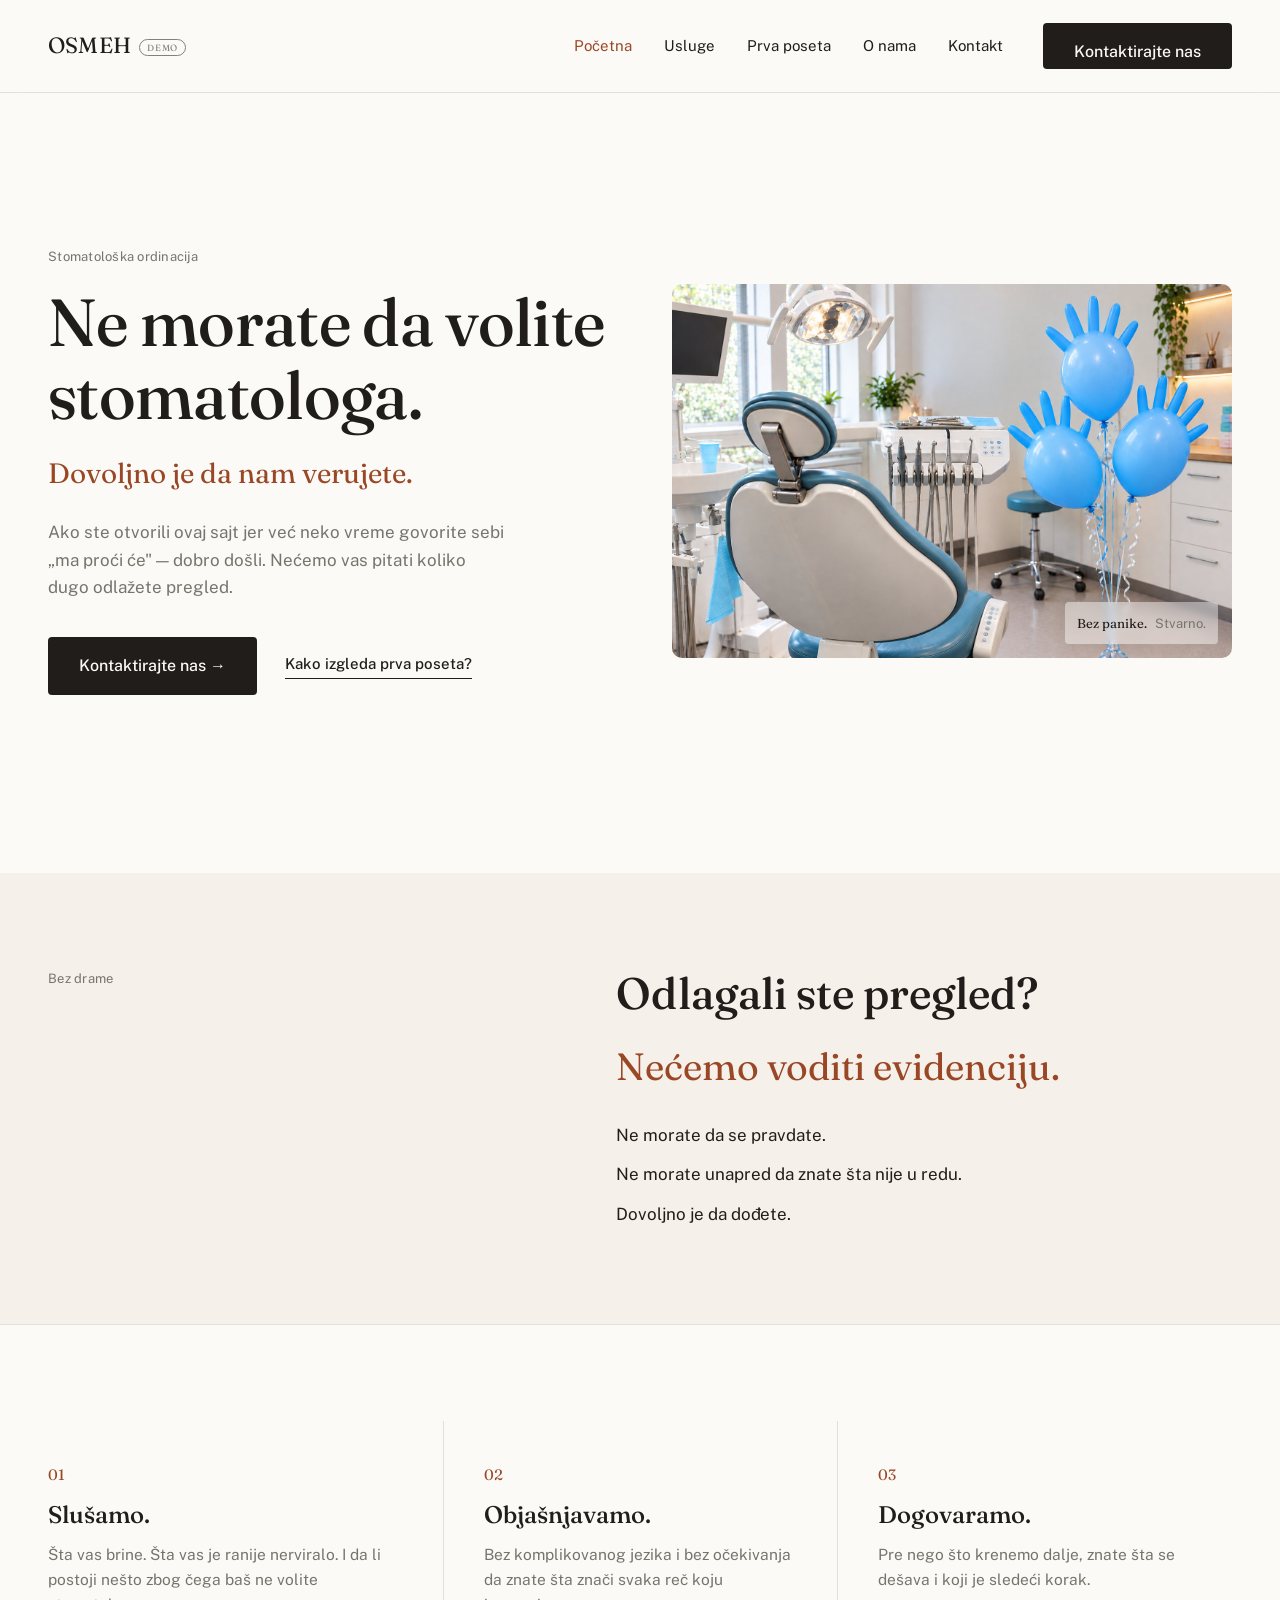
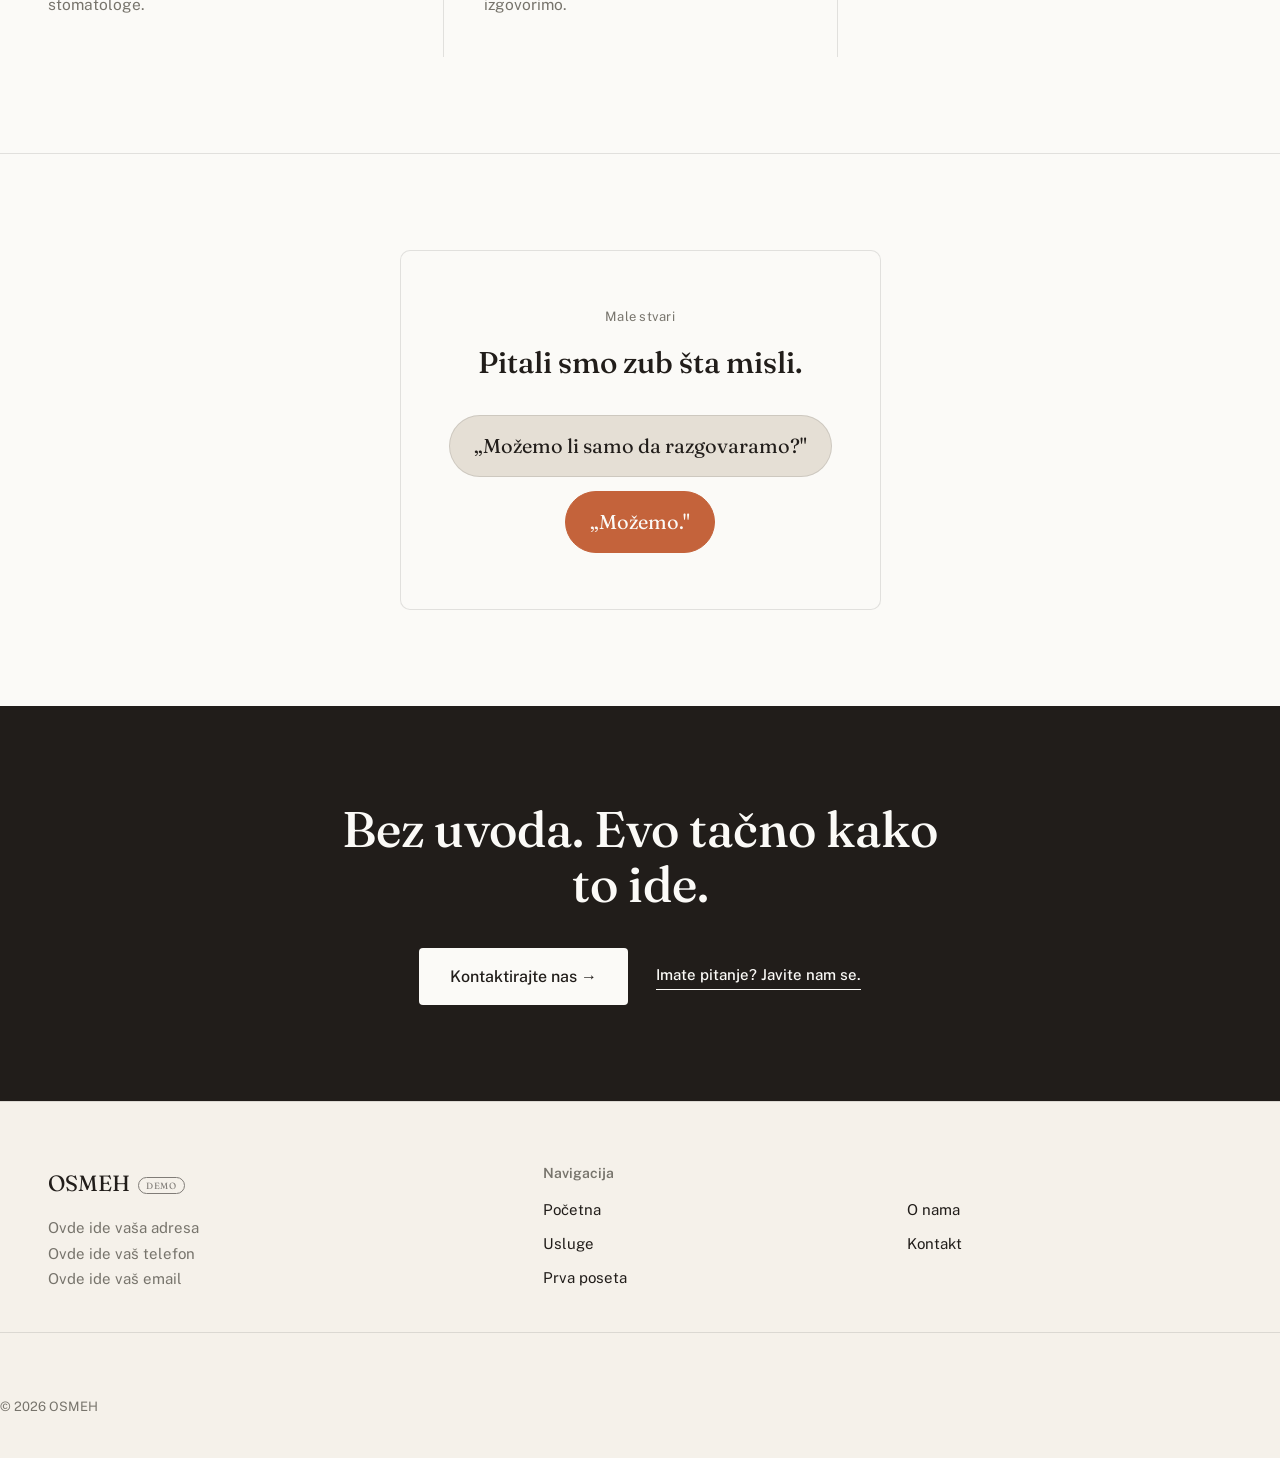
<file: index.html>
<!DOCTYPE html>
<html lang="sr">
<head>
<meta charset="UTF-8">
<meta name="viewport" content="width=device-width, initial-scale=1.0">
<title>OSMEH — Ne morate da volite stomatologa</title>
<meta name="description" content="Stomatološka ordinacija u kojoj ne morate da se pravdate zašto ste odlagali pregled. Dovoljno je da nam verujete.">
<link rel="preconnect" href="https://fonts.googleapis.com">
<link rel="preconnect" href="https://fonts.gstatic.com" crossorigin>
<link href="https://fonts.googleapis.com/css2?family=Fraunces:opsz,wght@9..144,400..600&family=Public+Sans:wght@400;500;600&display=swap" rel="stylesheet">
<style>
/* ==========================================================================
   DENTAL — NO FEAR CONCEPT V2
   Design tokens
   ========================================================================== */

:root {
  /* Color */
  --cream: #F5F1EA;
  --off-white: #FBFAF7;
  --ink: #211D1A;
  --sage: #C4633B;
  --sage-dark: #9A4726;
  --beige: #E5DFD5;
  --gray: #77746C;
  --line: rgba(39, 39, 37, 0.12);

  /* Type */
  --serif: "Fraunces", "Times New Roman", serif;
  --sans: "Public Sans", -apple-system, BlinkMacSystemFont, "Segoe UI", sans-serif;

  /* Layout */
  --container-max: 1280px;
  --gutter: 48px;
  --radius-sm: 4px;
  --radius-md: 10px;

  /* Motion */
  --ease: cubic-bezier(0.22, 1, 0.36, 1);
}

@media (max-width: 640px) {
  :root { --gutter: 24px; }
}

/* ==========================================================================
   Reset
   ========================================================================== */

*, *::before, *::after { box-sizing: border-box; }

html {
  scroll-behavior: smooth;
}

@media (prefers-reduced-motion: reduce) {
  html { scroll-behavior: auto; }
  *, *::before, *::after {
    animation-duration: 0.01ms !important;
    animation-iteration-count: 1 !important;
    transition-duration: 0.01ms !important;
  }
}

body {
  margin: 0;
  background: var(--off-white);
  color: var(--ink);
  font-family: var(--sans);
  font-size: 17px;
  line-height: 1.6;
  -webkit-font-smoothing: antialiased;
}

img { max-width: 100%; display: block; }

a { color: inherit; text-decoration: none; }

ul { list-style: none; margin: 0; padding: 0; }

h1, h2, h3, h4 {
  font-family: var(--serif);
  font-weight: 500;
  line-height: 1.1;
  margin: 0;
}

p { margin: 0; }

button { font-family: inherit; cursor: pointer; }

input, textarea {
  font-family: inherit;
  font-size: inherit;
}

:focus-visible {
  outline: 2px solid var(--sage-dark);
  outline-offset: 3px;
}

/* ==========================================================================
   Layout helpers
   ========================================================================== */

.container {
  max-width: var(--container-max);
  margin: 0 auto;
  padding-left: var(--gutter);
  padding-right: var(--gutter);
}

section {
  padding: 96px 0;
}

@media (max-width: 780px) {
  section { padding: 64px 0; }
}

.eyebrow {
  font-family: var(--sans);
  font-size: 13px;
  letter-spacing: 0.02em;
  color: var(--gray);
  margin-bottom: 18px;
}

.section-head {
  max-width: 640px;
  margin-bottom: 56px;
}

.section-head h2 {
  font-size: clamp(32px, 4vw, 48px);
}

.btn {
  display: inline-flex;
  align-items: center;
  gap: 10px;
  font-family: var(--sans);
  font-size: 16px;
  font-weight: 500;
  padding: 15px 30px;
  border-radius: var(--radius-sm);
  border: 1px solid transparent;
  transition: transform 0.25s var(--ease), background 0.25s var(--ease), color 0.25s var(--ease);
}

.btn-primary {
  background: var(--ink);
  color: var(--off-white);
}

.btn-primary:hover {
  background: var(--sage-dark);
  transform: translateY(-2px);
}

.btn-ghost {
  border-color: var(--line);
  color: var(--ink);
  background: transparent;
}

.btn-ghost:hover {
  background: var(--ink);
  color: var(--off-white);
  transform: translateY(-2px);
}

.link-underline {
  position: relative;
  font-size: 15px;
  font-weight: 500;
  padding-bottom: 3px;
  background-image: linear-gradient(currentColor, currentColor);
  background-position: 0 100%;
  background-repeat: no-repeat;
  background-size: 100% 1px;
  transition: background-size 0.3s var(--ease);
}

.link-underline:hover { background-size: 0% 1px; }

/* Reveal-on-scroll */
.reveal {
  opacity: 0;
  transform: translateY(16px);
  transition: opacity 0.7s var(--ease), transform 0.7s var(--ease);
}

.reveal.is-visible {
  opacity: 1;
  transform: translateY(0);
}

/* ==========================================================================
   Header
   ========================================================================== */

.site-header {
  position: sticky;
  top: 0;
  z-index: 100;
  background: rgba(251, 250, 247, 0.86);
  backdrop-filter: blur(10px);
  border-bottom: 1px solid var(--line);
}

.site-header .container {
  display: flex;
  align-items: center;
  justify-content: space-between;
  height: 92px;
}

.brand {
  font-family: var(--serif);
  font-size: 22px;
  letter-spacing: 0.01em;
}

.main-nav {
  display: flex;
  align-items: center;
  gap: 40px;
}

.main-nav ul {
  display: flex;
  gap: 32px;
  font-size: 15px;
}

.main-nav a {
  position: relative;
  padding-bottom: 4px;
}

.main-nav a[aria-current="page"] {
  color: var(--sage-dark);
}

.main-nav a:not(.btn)::after {
  content: "";
  position: absolute;
  left: 0;
  bottom: 0;
  width: 100%;
  height: 1px;
  background: currentColor;
  transform: scaleX(0);
  transform-origin: right;
  transition: transform 0.3s var(--ease);
}

.main-nav a:not(.btn):hover::after {
  transform: scaleX(1);
  transform-origin: left;
}

.nav-cta { display: inline-flex; }

.hamburger {
  display: none;
  flex-direction: column;
  gap: 5px;
  background: none;
  border: none;
  padding: 8px;
}

.hamburger span {
  width: 24px;
  height: 1px;
  background: var(--ink);
  transition: transform 0.3s var(--ease), opacity 0.3s var(--ease);
}

.mobile-nav {
  display: none;
  position: fixed;
  inset: 92px 0 0 0;
  background: var(--off-white);
  z-index: 99;
  padding: 40px var(--gutter);
  transform: translateY(-8px);
  opacity: 0;
  pointer-events: none;
  transition: opacity 0.25s var(--ease), transform 0.25s var(--ease);
}

.mobile-nav.is-open {
  opacity: 1;
  transform: translateY(0);
  pointer-events: auto;
}

.mobile-nav ul {
  display: flex;
  flex-direction: column;
  gap: 28px;
  font-family: var(--serif);
  font-size: 28px;
}

.mobile-nav .btn { margin-top: 32px; }

@media (max-width: 900px) {
  .main-nav ul, .nav-cta.desktop-only { display: none; }
  .hamburger { display: inline-flex; }
  .mobile-nav { display: block; }
}

body.nav-open { overflow: hidden; }

/* ==========================================================================
   Hero
   ========================================================================== */

.hero {
  padding: 72px 0 96px;
}

.hero .container {
  display: grid;
  grid-template-columns: 1fr 1fr;
  gap: 64px;
  align-items: center;
  min-height: 68vh;
}

.hero-copy h1 {
  font-size: clamp(40px, 5.2vw, 68px);
  letter-spacing: -0.01em;
}

.hero-sub {
  font-family: var(--serif);
  font-size: clamp(22px, 2.4vw, 28px);
  color: var(--sage-dark);
  margin-top: 18px;
}

.hero-copy p.body {
  max-width: 46ch;
  margin-top: 24px;
  color: var(--gray);
  font-size: 17px;
}

.hero-actions {
  display: flex;
  align-items: center;
  gap: 28px;
  margin-top: 36px;
  flex-wrap: wrap;
}

.hero-visual {
  position: relative;
}

.hero-visual-frame {
  position: relative;
  border-radius: var(--radius-md);
  overflow: hidden;
  background: linear-gradient(160deg, var(--off-white) 0%, var(--cream) 60%, var(--beige) 140%);
  aspect-ratio: 3 / 2;
}

.hero-photo {
  width: 100%;
  height: 100%;
  object-fit: cover;
  display: block;
  transition: transform 0.6s var(--ease);
}

.hero-visual-frame:hover .hero-photo {
  transform: scale(1.03);
}

.glove-overlay {
  position: absolute;
  top: 26px;
  left: 26px;
  width: 26%;
  max-width: 130px;
  height: auto;
  filter: drop-shadow(0 6px 12px rgba(39, 39, 37, 0.16));
  pointer-events: none;
  transition: transform 0.6s var(--ease);
}

.hero-visual-frame:hover .glove-overlay {
  transform: scale(1.03);
}

.hero-label {
  position: absolute;
  right: 14px;
  bottom: 14px;
  background: rgba(255, 255, 255, 0.42);
  backdrop-filter: blur(3px);
  -webkit-backdrop-filter: blur(3px);
  padding: 7px 12px;
  border-radius: var(--radius-sm);
  box-shadow: 0 4px 14px rgba(39, 39, 37, 0.08);
}

.hero-label .l1 {
  font-family: var(--serif);
  font-size: 13px;
  display: inline;
}

.hero-label .l2 {
  font-size: 13px;
  color: var(--gray);
  display: inline;
  margin-left: 4px;
}

@media (max-width: 900px) {
  .hero .container {
    grid-template-columns: 1fr;
    min-height: 0;
  }
  .hero-visual { order: 2; }
  .hero-copy { order: 1; }
  .hero-visual-frame { aspect-ratio: 3 / 2; margin-top: 8px; }
}

/* ==========================================================================
   Statement / no-drama section
   ========================================================================== */

.statement {
  background: var(--cream);
}

.statement .container {
  display: grid;
  grid-template-columns: 0.9fr 1.1fr;
  gap: 64px;
}

.statement-label { align-self: start; }

.statement h2 {
  font-size: clamp(30px, 4vw, 44px);
}

.statement-highlight {
  font-family: var(--serif);
  font-size: clamp(28px, 3.4vw, 38px);
  color: var(--sage-dark);
  margin-top: 20px;
}

.statement-body {
  margin-top: 24px;
  color: var(--ink);
  max-width: 46ch;
}

.statement-body p + p { margin-top: 12px; }

@media (max-width: 780px) {
  .statement .container { grid-template-columns: 1fr; gap: 24px; }
}

/* ==========================================================================
   Three principles
   ========================================================================== */

.principles {
  border-top: 1px solid var(--line);
  border-bottom: 1px solid var(--line);
}

.principles-grid {
  display: grid;
  grid-template-columns: repeat(3, 1fr);
  gap: 0;
}

.principle {
  padding: 40px 40px 40px 0;
  border-left: 1px solid var(--line);
  padding-left: 40px;
}

.principle:first-child { border-left: none; padding-left: 0; }

.principle-number {
  font-family: var(--serif);
  font-size: 15px;
  color: var(--sage-dark);
}

.principle h3 {
  font-size: 24px;
  margin-top: 14px;
}

.principle p {
  margin-top: 14px;
  color: var(--gray);
  font-size: 15.5px;
}

@media (max-width: 780px) {
  .principles-grid { grid-template-columns: 1fr; }
  .principle {
    border-left: none;
    padding-left: 0;
    border-top: 1px solid var(--line);
    padding-top: 32px;
  }
  .principle:first-child { border-top: none; padding-top: 0; }
}

/* ==========================================================================
   Editorial humor block
   ========================================================================== */

.humor-block .container {
  display: flex;
  justify-content: center;
}

.humor-card {
  max-width: 620px;
  text-align: center;
  padding: 56px var(--gutter);
  border: 1px solid var(--line);
  border-radius: var(--radius-md);
  background: var(--off-white);
}

.humor-card .eyebrow { margin: 0 auto 18px; }

.humor-card h3 {
  font-size: clamp(24px, 3vw, 30px);
  max-width: 30ch;
  margin: 0 auto;
}

.speech-exchange {
  margin-top: 36px;
  display: flex;
  flex-direction: column;
  align-items: center;
  gap: 14px;
}

.bubble {
  font-family: var(--serif);
  font-size: 20px;
  padding: 14px 24px;
  border-radius: 999px;
  border: 1px solid var(--line);
}

.bubble.question { background: var(--beige); }
.bubble.answer { background: var(--sage); color: var(--off-white); border-color: var(--sage); }

/* ==========================================================================
   CTA
   ========================================================================== */

.cta-final {
  background: var(--ink);
  color: var(--off-white);
}

.cta-final .container {
  text-align: center;
  max-width: 720px;
}

.cta-final h2 {
  font-size: clamp(32px, 4.4vw, 50px);
  color: var(--off-white);
}

.cta-final .cta-actions {
  margin-top: 36px;
  display: flex;
  justify-content: center;
  align-items: center;
  gap: 28px;
  flex-wrap: wrap;
}

.cta-final .btn-primary {
  background: var(--off-white);
  color: var(--ink);
}

.cta-final .btn-primary:hover { background: var(--sage); color: var(--off-white); }

.cta-final .link-underline { color: var(--off-white); }

/* ==========================================================================
   Services cards
   ========================================================================== */

.services-grid {
  display: grid;
  grid-template-columns: repeat(2, 1fr);
  gap: 1px;
  background: var(--line);
  border: 1px solid var(--line);
}

.service-card {
  background: var(--off-white);
  padding: 44px;
  transition: background 0.3s var(--ease);
}

.service-card:hover { background: var(--cream); }

.service-number {
  font-family: var(--serif);
  font-size: 40px;
  color: var(--sage-dark);
}

.service-card h3 {
  font-size: 26px;
  margin-top: 18px;
}

.service-card p {
  margin-top: 12px;
  color: var(--gray);
  font-size: 15.5px;
  max-width: 42ch;
}

@media (max-width: 780px) {
  .services-grid { grid-template-columns: 1fr; }
}

.page-hero {
  padding: 88px 0 40px;
  border-bottom: 1px solid var(--line);
}

.page-hero h1 {
  font-size: clamp(38px, 5vw, 58px);
  max-width: 16ch;
}

.page-hero p.body {
  margin-top: 22px;
  max-width: 52ch;
  color: var(--gray);
  font-size: 17px;
}

/* ==========================================================================
   Prva poseta — vertical process
   ========================================================================== */

.process {
  max-width: 760px;
}

.process-step {
  display: grid;
  grid-template-columns: 90px 1fr;
  gap: 28px;
  padding: 36px 0;
  border-top: 1px solid var(--line);
}

.process-step:last-child { border-bottom: 1px solid var(--line); }

.process-step .step-number {
  font-family: var(--serif);
  font-size: 20px;
  color: var(--sage-dark);
}

.process-step h3 {
  font-size: 22px;
}

.process-step p {
  margin-top: 10px;
  color: var(--gray);
}

.fear-note {
  margin-top: 56px;
  padding: 36px 40px;
  background: var(--cream);
  border-radius: var(--radius-md);
  max-width: 760px;
}

.fear-note h3 {
  font-family: var(--serif);
  font-size: 24px;
}

.fear-note p { margin-top: 10px; color: var(--gray); }

/* ==========================================================================
   O nama
   ========================================================================== */

.about-photo {
  aspect-ratio: 16 / 10;
  background: var(--beige);
  border-radius: var(--radius-md);
  display: flex;
  align-items: center;
  justify-content: center;
  color: var(--gray);
  font-size: 15px;
  text-align: center;
  margin: 48px 0 88px;
}

.doctor-block {
  display: grid;
  grid-template-columns: 260px 1fr;
  gap: 48px;
  align-items: start;
}

.doctor-photo {
  aspect-ratio: 3 / 4;
  background: var(--beige);
  border-radius: var(--radius-md);
  display: flex;
  align-items: center;
  justify-content: center;
  color: var(--gray);
  font-size: 14px;
  text-align: center;
  padding: 16px;
}

.doctor-name {
  font-family: var(--serif);
  font-size: 26px;
}

.doctor-role {
  color: var(--sage-dark);
  font-size: 15px;
  margin-top: 6px;
}

.doctor-bio {
  margin-top: 20px;
  color: var(--gray);
  max-width: 56ch;
}

@media (max-width: 640px) {
  .doctor-block { grid-template-columns: 1fr; }
  .doctor-photo { max-width: 220px; }
}

/* ==========================================================================
   Kontakt
   ========================================================================== */

.contact-grid {
  display: grid;
  grid-template-columns: 1fr 1fr;
  gap: 64px;
}

.field {
  margin-bottom: 22px;
  display: flex;
  flex-direction: column;
  gap: 8px;
}

.field label {
  font-size: 14px;
  color: var(--gray);
}

.field input,
.field textarea {
  border: 1px solid var(--line);
  border-radius: var(--radius-sm);
  background: var(--off-white);
  padding: 14px 16px;
  transition: border-color 0.25s var(--ease);
}

.field input:focus,
.field textarea:focus {
  border-color: var(--sage-dark);
  outline: none;
}

.field textarea { min-height: 140px; resize: vertical; }

.form-note {
  font-size: 13px;
  color: var(--gray);
  margin-top: -8px;
  margin-bottom: 22px;
}

.map-placeholder {
  height: 100%;
  min-height: 320px;
  background: var(--beige);
  border-radius: var(--radius-md);
  display: flex;
  align-items: center;
  justify-content: center;
  color: var(--gray);
  text-align: center;
  padding: 24px;
}

.contact-info {
  margin-top: 32px;
  display: flex;
  flex-direction: column;
  gap: 6px;
  color: var(--gray);
  font-size: 15px;
}

.form-status {
  margin-top: 18px;
  font-size: 14px;
  color: var(--sage-dark);
  min-height: 20px;
}

@media (max-width: 780px) {
  .contact-grid { grid-template-columns: 1fr; }
}

/* ==========================================================================
   Footer
   ========================================================================== */

.site-footer {
  border-top: 1px solid var(--line);
  background: var(--cream);
}

.site-footer .container {
  padding-top: 64px;
  padding-bottom: 40px;
  display: grid;
  grid-template-columns: 1.4fr 1fr 1fr;
  gap: 40px;
}

.footer-brand {
  font-family: var(--serif);
  font-size: 22px;
}

.footer-address {
  margin-top: 14px;
  color: var(--gray);
  font-size: 15px;
  line-height: 1.7;
}

.footer-col h4 {
  font-family: var(--sans);
  font-weight: 600;
  font-size: 14px;
  color: var(--gray);
  margin-bottom: 16px;
}

.footer-col ul {
  display: flex;
  flex-direction: column;
  gap: 10px;
  font-size: 15px;
}

.footer-bottom {
  border-top: 1px solid var(--line);
  padding: 24px 0;
  font-size: 13px;
  color: var(--gray);
}

@media (max-width: 640px) {
  .site-footer .container { grid-template-columns: 1fr; gap: 32px; }
}

.demo-tag{
  font-size: 9px; letter-spacing: .08em; text-transform: uppercase;
  border: 1px solid currentColor; padding: 2px 7px; border-radius: 10px;
  margin-left: 8px; opacity: .55; vertical-align: middle;
}
</style>
</head>
<body>

<header class="site-header">
  <div class="container">
    <a href="index.html" class="brand">OSMEH<span class="demo-tag">DEMO</span></a>
    <nav class="main-nav" aria-label="Glavna navigacija">
      <ul>
        <li><a href="index.html" aria-current="page">Početna</a></li>
        <li><a href="usluge.html">Usluge</a></li>
        <li><a href="prva-poseta.html">Prva poseta</a></li>
        <li><a href="o-nama.html">O nama</a></li>
        <li><a href="kontakt.html">Kontakt</a></li>
      </ul>
      <a href="kontakt.html" class="btn btn-primary nav-cta desktop-only">Kontaktirajte nas</a>
    </nav>
    <button class="hamburger" aria-label="Otvori meni" aria-expanded="false" aria-controls="mobile-nav">
      <span></span><span></span><span></span>
    </button>
  </div>
  <nav id="mobile-nav" class="mobile-nav" aria-label="Mobilna navigacija">
    <ul>
      <li><a href="index.html">Početna</a></li>
      <li><a href="usluge.html">Usluge</a></li>
      <li><a href="prva-poseta.html">Prva poseta</a></li>
      <li><a href="o-nama.html">O nama</a></li>
      <li><a href="kontakt.html">Kontakt</a></li>
    </ul>
    <a href="kontakt.html" class="btn btn-primary">Kontaktirajte nas</a>
  </nav>
</header>

<main>

  <!-- HERO -->
  <section class="hero">
    <div class="container">
      <div class="hero-copy reveal">
        <p class="eyebrow">Stomatološka ordinacija</p>
        <h1>Ne morate da volite<br>stomatologa.</h1>
        <p class="hero-sub">Dovoljno je da nam verujete.</p>
        <p class="body">Ako ste otvorili ovaj sajt jer već neko vreme govorite sebi „ma proći će" — dobro došli. Nećemo vas pitati koliko dugo odlažete pregled.</p>
        <div class="hero-actions">
          <a href="kontakt.html" class="btn btn-primary">Kontaktirajte nas →</a>
          <a href="prva-poseta.html" class="link-underline">Kako izgleda prva poseta?</a>
        </div>
      </div>

      <div class="hero-visual reveal">
        <div class="hero-visual-frame">
          <img
            class="hero-photo"
            src="[data-uri]"
            alt="Prazna, moderna stomatološka stolica u svetloj, minimalistički uređenoj ordinaciji, bez pacijenta"
            width="1536" height="1024" loading="eager" decoding="async">

          <div class="hero-label">
            <span class="l1">Bez panike.</span>
            <span class="l2">Stvarno.</span>
          </div>
        </div>
      </div>
    </div>
  </section>

  <!-- STATEMENT -->
  <section class="statement">
    <div class="container">
      <div class="statement-label">
        <p class="eyebrow">Bez drame</p>
      </div>
      <div class="reveal">
        <h2>Odlagali ste pregled?</h2>
        <p class="statement-highlight">Nećemo voditi evidenciju.</p>
        <div class="statement-body">
          <p>Ne morate da se pravdate.</p>
          <p>Ne morate unapred da znate šta nije u redu.</p>
          <p>Dovoljno je da dođete.</p>
        </div>
      </div>
    </div>
  </section>

  <!-- THREE PRINCIPLES -->
  <section class="principles">
    <div class="container principles-grid">
      <div class="principle reveal">
        <span class="principle-number">01</span>
        <h3>Slušamo.</h3>
        <p>Šta vas brine. Šta vas je ranije nerviralo. I da li postoji nešto zbog čega baš ne volite stomatologe.</p>
      </div>
      <div class="principle reveal">
        <span class="principle-number">02</span>
        <h3>Objašnjavamo.</h3>
        <p>Bez komplikovanog jezika i bez očekivanja da znate šta znači svaka reč koju izgovorimo.</p>
      </div>
      <div class="principle reveal">
        <span class="principle-number">03</span>
        <h3>Dogovaramo.</h3>
        <p>Pre nego što krenemo dalje, znate šta se dešava i koji je sledeći korak.</p>
      </div>
    </div>
  </section>

  <!-- HUMOR BLOCK -->
  <section class="humor-block">
    <div class="container">
      <div class="humor-card reveal">
        <p class="eyebrow">Male stvari</p>
        <h3>Pitali smo zub šta misli.</h3>
        <div class="speech-exchange">
          <span class="bubble question">„Možemo li samo da razgovaramo?"</span>
          <span class="bubble answer">„Možemo."</span>
        </div>
      </div>
    </div>
  </section>

  <!-- CTA -->
  <section class="cta-final">
    <div class="container reveal">
      <h2>Bez uvoda. Evo tačno kako to ide.</h2>
      <div class="cta-actions">
        <a href="kontakt.html" class="btn btn-primary">Kontaktirajte nas →</a>
        <a href="kontakt.html" class="link-underline">Imate pitanje? Javite nam se.</a>
      </div>
    </div>
  </section>

</main>

<footer class="site-footer">
  <div class="container">
    <div>
      <p class="footer-brand">OSMEH<span class="demo-tag">DEMO</span></p>
      <p class="footer-address">Ovde ide vaša adresa<br>Ovde ide vaš telefon<br>Ovde ide vaš email</p>
    </div>
    <div class="footer-col">
      <h4>Navigacija</h4>
      <ul>
        <li><a href="index.html">Početna</a></li>
        <li><a href="usluge.html">Usluge</a></li>
        <li><a href="prva-poseta.html">Prva poseta</a></li>
      </ul>
    </div>
    <div class="footer-col">
      <h4>&nbsp;</h4>
      <ul>
        <li><a href="o-nama.html">O nama</a></li>
        <li><a href="kontakt.html">Kontakt</a></li>
      </ul>
    </div>
  </div>
  <div class="container footer-bottom">
    © 2026 OSMEH
  </div>
</footer>

<script>
// DENTAL — NO FEAR CONCEPT V2
// Mobile nav, scroll-reveal, demo contact form

document.addEventListener('DOMContentLoaded', function () {

  /* Mobile navigation */
  var hamburger = document.querySelector('.hamburger');
  var mobileNav = document.getElementById('mobile-nav');
  var body = document.body;

  if (hamburger && mobileNav) {
    hamburger.addEventListener('click', function () {
      var isOpen = mobileNav.classList.toggle('is-open');
      hamburger.setAttribute('aria-expanded', String(isOpen));
      body.classList.toggle('nav-open', isOpen);
    });

    mobileNav.querySelectorAll('a').forEach(function (link) {
      link.addEventListener('click', function () {
        mobileNav.classList.remove('is-open');
        hamburger.setAttribute('aria-expanded', 'false');
        body.classList.remove('nav-open');
      });
    });
  }

  /* Scroll reveal */
  var revealEls = document.querySelectorAll('.reveal');

  if ('IntersectionObserver' in window && revealEls.length) {
    var observer = new IntersectionObserver(function (entries) {
      entries.forEach(function (entry) {
        if (entry.isIntersecting) {
          entry.target.classList.add('is-visible');
          observer.unobserve(entry.target);
        }
      });
    }, { threshold: 0.15, rootMargin: '0px 0px -40px 0px' });

    revealEls.forEach(function (el) { observer.observe(el); });
  } else {
    revealEls.forEach(function (el) { el.classList.add('is-visible'); });
  }

  /* Demo contact form */
  var form = document.getElementById('contact-form');

  if (form) {
    form.addEventListener('submit', function (e) {
      e.preventDefault();
      var status = form.querySelector('.form-status');
      var name = form.querySelector('#name');

      if (!form.checkValidity()) {
        if (status) status.textContent = 'Proverite da li su sva polja popunjena.';
        return;
      }

      var firstName = (name && name.value.trim()) ? name.value.trim().split(' ')[0] : '';
      if (status) {
        status.textContent = firstName
          ? 'Hvala, ' + firstName + '. Ovo je demo forma — poruka nije zaista poslata.'
          : 'Hvala. Ovo je demo forma — poruka nije zaista poslata.';
      }
      form.reset();
    });
  }

});

</script>
</body>
</html>
</file>
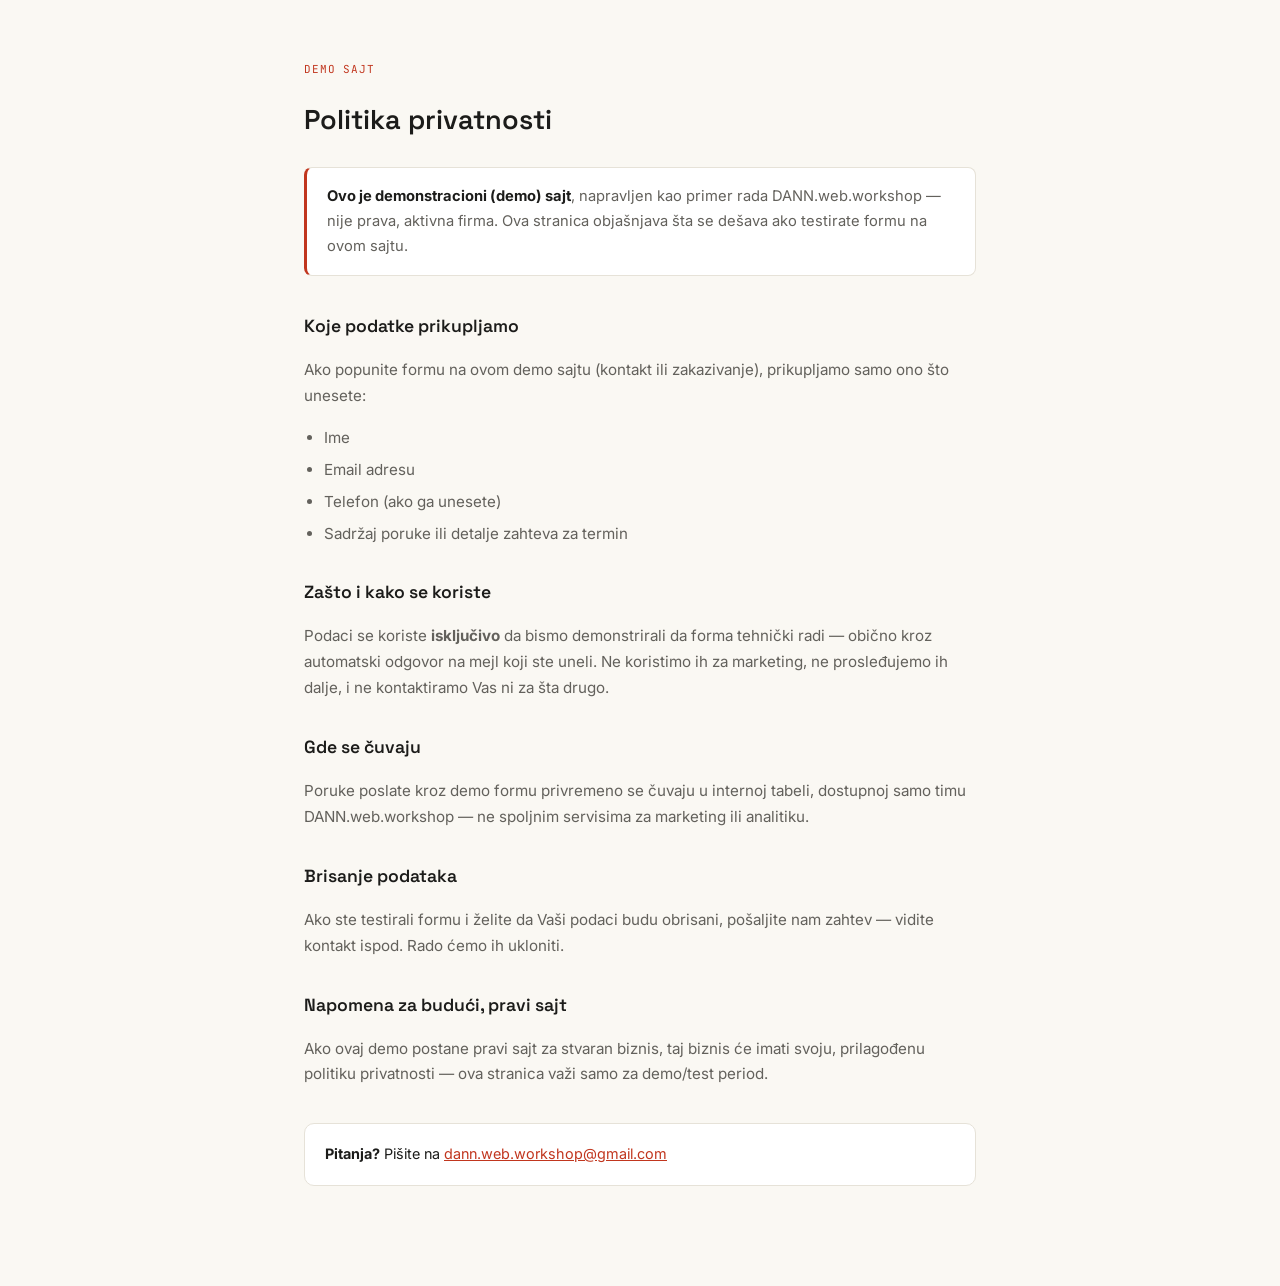
<file: demo-privatnost.html>
<!DOCTYPE html>
<html lang="sr">
<head>
<meta charset="UTF-8">
<meta name="viewport" content="width=device-width, initial-scale=1.0">
<meta name="color-scheme" content="light only">
<meta name="robots" content="noindex, nofollow">
<title>Politika privatnosti — demo sajt</title>
<link rel="preconnect" href="https://fonts.googleapis.com">
<link href="https://fonts.googleapis.com/css2?family=Space+Grotesk:wght@500;600;700&family=Inter:wght@400;500;600&family=JetBrains+Mono:wght@400;500;600&display=swap" rel="stylesheet">
<style>
  :root { --bg:#FAF8F3; --card:#FFFFFF; --ink:#1C1C1A; --ink-soft:#63615C; --line:#E6E2D8; --accent:#C1361E; }
  * { box-sizing: border-box; }
  body { margin:0; background:var(--bg); color:var(--ink); font-family:'Inter',sans-serif; line-height:1.7; }
  .page { max-width: 720px; margin: 0 auto; padding: 60px 24px 100px; }
  h1, h2 { font-family: 'Space Grotesk', sans-serif; font-weight: 600; }
  h1 { font-size: 1.7rem; margin-bottom: 8px; }
  .oznaka { font-family:'JetBrains Mono',monospace; font-size:11px; letter-spacing:.08em; text-transform:uppercase; color:var(--accent); margin-bottom: 14px; }
  .napomena-demo { background: var(--card); border: 1px solid var(--line); border-left: 3px solid var(--accent); border-radius: 8px; padding: 16px 20px; margin: 24px 0 36px; font-size: .92rem; color: var(--ink-soft); }
  .napomena-demo strong { color: var(--ink); }
  h2 { font-size: 1.1rem; margin: 32px 0 10px; }
  p, li { font-size: .95rem; color: var(--ink-soft); }
  ul { padding-left: 20px; }
  li { margin-bottom: 6px; }
  a { color: var(--accent); }
  .kontakt-box { background: var(--card); border: 1px solid var(--line); border-radius: 10px; padding: 18px 20px; margin-top: 36px; font-size: .9rem; }
</style>
</head>
<body>
<div class="page">

  <div class="oznaka">Demo sajt</div>
  <h1>Politika privatnosti</h1>

  <div class="napomena-demo">
    <strong>Ovo je demonstracioni (demo) sajt</strong>, napravljen kao primer rada DANN.web.workshop — nije prava, aktivna firma. Ova stranica objašnjava šta se dešava ako testirate formu na ovom sajtu.
  </div>

  <h2>Koje podatke prikupljamo</h2>
  <p>Ako popunite formu na ovom demo sajtu (kontakt ili zakazivanje), prikupljamo samo ono što unesete:</p>
  <ul>
    <li>Ime</li>
    <li>Email adresu</li>
    <li>Telefon (ako ga unesete)</li>
    <li>Sadržaj poruke ili detalje zahteva za termin</li>
  </ul>

  <h2>Zašto i kako se koriste</h2>
  <p>Podaci se koriste <strong>isključivo</strong> da bismo demonstrirali da forma tehnički radi — obično kroz automatski odgovor na mejl koji ste uneli. Ne koristimo ih za marketing, ne prosleđujemo ih dalje, i ne kontaktiramo Vas ni za šta drugo.</p>

  <h2>Gde se čuvaju</h2>
  <p>Poruke poslate kroz demo formu privremeno se čuvaju u internoj tabeli, dostupnoj samo timu DANN.web.workshop — ne spoljnim servisima za marketing ili analitiku.</p>

  <h2>Brisanje podataka</h2>
  <p>Ako ste testirali formu i želite da Vaši podaci budu obrisani, pošaljite nam zahtev — vidite kontakt ispod. Rado ćemo ih ukloniti.</p>

  <h2>Napomena za budući, pravi sajt</h2>
  <p>Ako ovaj demo postane pravi sajt za stvaran biznis, taj biznis će imati svoju, prilagođenu politiku privatnosti — ova stranica važi samo za demo/test period.</p>

  <div class="kontakt-box">
    <strong>Pitanja?</strong> Pišite na <a href="mailto:dann.web.workshop@gmail.com">dann.web.workshop@gmail.com</a>
  </div>

</div>
</body>
</html>
</file>
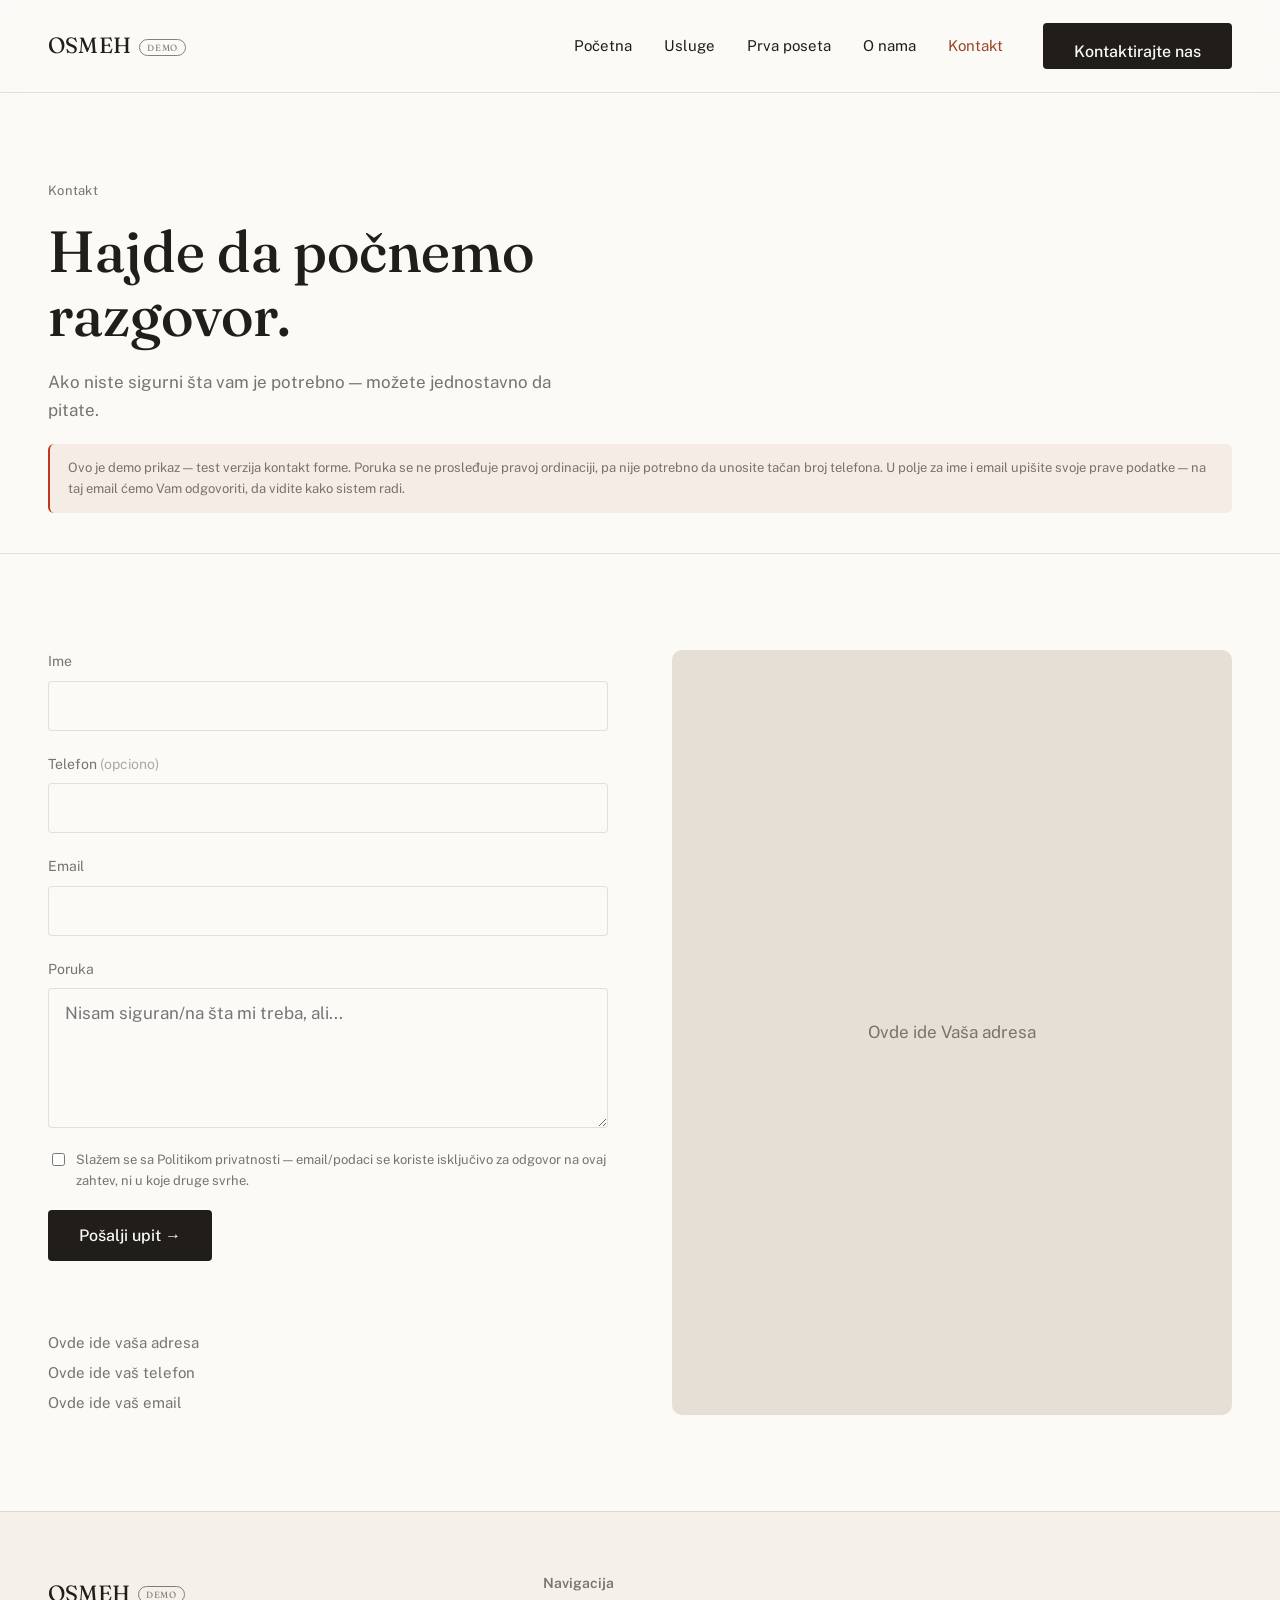
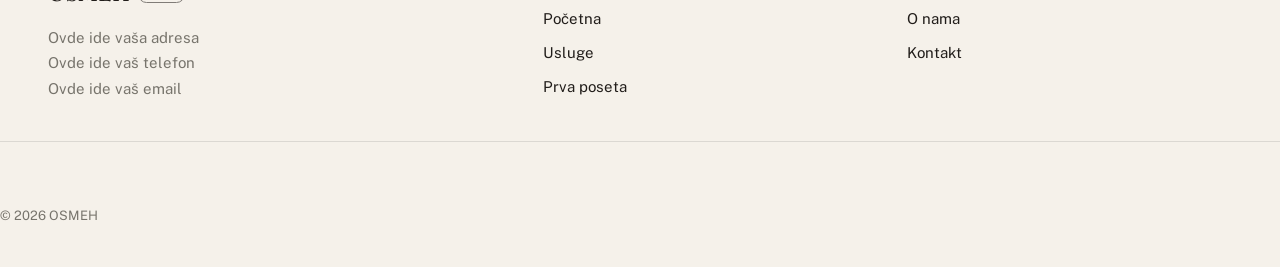
<file: kontakt.html>
<!DOCTYPE html>
<html lang="sr">
<head>
<meta charset="UTF-8">
<meta name="viewport" content="width=device-width, initial-scale=1.0">
<title>Kontakt — OSMEH</title>
<meta name="description" content="Kontaktirajte nas ili nam pošaljite pitanje. Ordinacija OSMEH, Ovde ide vaša adresa.">
<link rel="preconnect" href="https://fonts.googleapis.com">
<link rel="preconnect" href="https://fonts.gstatic.com" crossorigin>
<link href="https://fonts.googleapis.com/css2?family=Fraunces:opsz,wght@9..144,400..600&family=Public+Sans:wght@400;500;600&display=swap" rel="stylesheet">
<style>
/* ==========================================================================
   DENTAL — NO FEAR CONCEPT V2
   Design tokens
   ========================================================================== */

:root {
  /* Color */
  --cream: #F5F1EA;
  --off-white: #FBFAF7;
  --ink: #211D1A;
  --sage: #C4633B;
  --sage-dark: #9A4726;
  --beige: #E5DFD5;
  --gray: #77746C;
  --line: rgba(39, 39, 37, 0.12);

  /* Type */
  --serif: "Fraunces", "Times New Roman", serif;
  --sans: "Public Sans", -apple-system, BlinkMacSystemFont, "Segoe UI", sans-serif;

  /* Layout */
  --container-max: 1280px;
  --gutter: 48px;
  --radius-sm: 4px;
  --radius-md: 10px;

  /* Motion */
  --ease: cubic-bezier(0.22, 1, 0.36, 1);
}

@media (max-width: 640px) {
  :root { --gutter: 24px; }
}

/* ==========================================================================
   Reset
   ========================================================================== */

*, *::before, *::after { box-sizing: border-box; }

html {
  scroll-behavior: smooth;
}

@media (prefers-reduced-motion: reduce) {
  html { scroll-behavior: auto; }
  *, *::before, *::after {
    animation-duration: 0.01ms !important;
    animation-iteration-count: 1 !important;
    transition-duration: 0.01ms !important;
  }
}

body {
  margin: 0;
  background: var(--off-white);
  color: var(--ink);
  font-family: var(--sans);
  font-size: 17px;
  line-height: 1.6;
  -webkit-font-smoothing: antialiased;
}

img { max-width: 100%; display: block; }

a { color: inherit; text-decoration: none; }

ul { list-style: none; margin: 0; padding: 0; }

h1, h2, h3, h4 {
  font-family: var(--serif);
  font-weight: 500;
  line-height: 1.1;
  margin: 0;
}

p { margin: 0; }

button { font-family: inherit; cursor: pointer; }

input, textarea {
  font-family: inherit;
  font-size: inherit;
}

:focus-visible {
  outline: 2px solid var(--sage-dark);
  outline-offset: 3px;
}

/* ==========================================================================
   Layout helpers
   ========================================================================== */

.container {
  max-width: var(--container-max);
  margin: 0 auto;
  padding-left: var(--gutter);
  padding-right: var(--gutter);
}

section {
  padding: 96px 0;
}

@media (max-width: 780px) {
  section { padding: 64px 0; }
}

.eyebrow {
  font-family: var(--sans);
  font-size: 13px;
  letter-spacing: 0.02em;
  color: var(--gray);
  margin-bottom: 18px;
}

.section-head {
  max-width: 640px;
  margin-bottom: 56px;
}

.section-head h2 {
  font-size: clamp(32px, 4vw, 48px);
}

.btn {
  display: inline-flex;
  align-items: center;
  gap: 10px;
  font-family: var(--sans);
  font-size: 16px;
  font-weight: 500;
  padding: 15px 30px;
  border-radius: var(--radius-sm);
  border: 1px solid transparent;
  transition: transform 0.25s var(--ease), background 0.25s var(--ease), color 0.25s var(--ease);
}

.btn-primary {
  background: var(--ink);
  color: var(--off-white);
}

.btn-primary:hover {
  background: var(--sage-dark);
  transform: translateY(-2px);
}

.btn-ghost {
  border-color: var(--line);
  color: var(--ink);
  background: transparent;
}

.btn-ghost:hover {
  background: var(--ink);
  color: var(--off-white);
  transform: translateY(-2px);
}

.link-underline {
  position: relative;
  font-size: 15px;
  font-weight: 500;
  padding-bottom: 3px;
  background-image: linear-gradient(currentColor, currentColor);
  background-position: 0 100%;
  background-repeat: no-repeat;
  background-size: 100% 1px;
  transition: background-size 0.3s var(--ease);
}

.link-underline:hover { background-size: 0% 1px; }

/* Reveal-on-scroll */
.reveal {
  opacity: 0;
  transform: translateY(16px);
  transition: opacity 0.7s var(--ease), transform 0.7s var(--ease);
}

.reveal.is-visible {
  opacity: 1;
  transform: translateY(0);
}

/* ==========================================================================
   Header
   ========================================================================== */

.site-header {
  position: sticky;
  top: 0;
  z-index: 100;
  background: rgba(251, 250, 247, 0.86);
  backdrop-filter: blur(10px);
  border-bottom: 1px solid var(--line);
}

.site-header .container {
  display: flex;
  align-items: center;
  justify-content: space-between;
  height: 92px;
}

.brand {
  font-family: var(--serif);
  font-size: 22px;
  letter-spacing: 0.01em;
}

.main-nav {
  display: flex;
  align-items: center;
  gap: 40px;
}

.main-nav ul {
  display: flex;
  gap: 32px;
  font-size: 15px;
}

.main-nav a {
  position: relative;
  padding-bottom: 4px;
}

.main-nav a[aria-current="page"] {
  color: var(--sage-dark);
}

.main-nav a:not(.btn)::after {
  content: "";
  position: absolute;
  left: 0;
  bottom: 0;
  width: 100%;
  height: 1px;
  background: currentColor;
  transform: scaleX(0);
  transform-origin: right;
  transition: transform 0.3s var(--ease);
}

.main-nav a:not(.btn):hover::after {
  transform: scaleX(1);
  transform-origin: left;
}

.nav-cta { display: inline-flex; }

.hamburger {
  display: none;
  flex-direction: column;
  gap: 5px;
  background: none;
  border: none;
  padding: 8px;
}

.hamburger span {
  width: 24px;
  height: 1px;
  background: var(--ink);
  transition: transform 0.3s var(--ease), opacity 0.3s var(--ease);
}

.mobile-nav {
  display: none;
  position: fixed;
  inset: 92px 0 0 0;
  background: var(--off-white);
  z-index: 99;
  padding: 40px var(--gutter);
  transform: translateY(-8px);
  opacity: 0;
  pointer-events: none;
  transition: opacity 0.25s var(--ease), transform 0.25s var(--ease);
}

.mobile-nav.is-open {
  opacity: 1;
  transform: translateY(0);
  pointer-events: auto;
}

.mobile-nav ul {
  display: flex;
  flex-direction: column;
  gap: 28px;
  font-family: var(--serif);
  font-size: 28px;
}

.mobile-nav .btn { margin-top: 32px; }

@media (max-width: 900px) {
  .main-nav ul, .nav-cta.desktop-only { display: none; }
  .hamburger { display: inline-flex; }
  .mobile-nav { display: block; }
}

body.nav-open { overflow: hidden; }

/* ==========================================================================
   Hero
   ========================================================================== */

.hero {
  padding: 72px 0 96px;
}

.hero .container {
  display: grid;
  grid-template-columns: 1fr 1fr;
  gap: 64px;
  align-items: center;
  min-height: 68vh;
}

.hero-copy h1 {
  font-size: clamp(40px, 5.2vw, 68px);
  letter-spacing: -0.01em;
}

.hero-sub {
  font-family: var(--serif);
  font-size: clamp(22px, 2.4vw, 28px);
  color: var(--sage-dark);
  margin-top: 18px;
}

.hero-copy p.body {
  max-width: 46ch;
  margin-top: 24px;
  color: var(--gray);
  font-size: 17px;
}

.hero-actions {
  display: flex;
  align-items: center;
  gap: 28px;
  margin-top: 36px;
  flex-wrap: wrap;
}

.hero-visual {
  position: relative;
}

.hero-visual-frame {
  position: relative;
  border-radius: var(--radius-md);
  overflow: hidden;
  background: linear-gradient(160deg, var(--beige) 0%, var(--cream) 55%, var(--sage) 140%);
  aspect-ratio: 4 / 5;
}

.hero-visual-frame svg {
  width: 100%;
  height: 100%;
  display: block;
  transition: transform 0.6s var(--ease);
}

.hero-visual-frame:hover svg {
  transform: scale(1.015);
}

.hero-label {
  position: absolute;
  left: 28px;
  bottom: 28px;
  background: var(--off-white);
  padding: 14px 20px;
  border-radius: var(--radius-sm);
  box-shadow: 0 12px 30px rgba(39, 39, 37, 0.14);
  transform: rotate(-1.5deg);
}

.hero-label .l1 {
  font-family: var(--serif);
  font-size: 19px;
  display: block;
}

.hero-label .l2 {
  font-size: 12px;
  color: var(--gray);
  display: block;
  margin-top: 2px;
}

@media (max-width: 900px) {
  .hero .container {
    grid-template-columns: 1fr;
    min-height: 0;
  }
  .hero-visual { order: 2; }
  .hero-copy { order: 1; }
  .hero-visual-frame { aspect-ratio: 4 / 3; margin-top: 8px; }
}

/* ==========================================================================
   Statement / no-drama section
   ========================================================================== */

.statement {
  background: var(--cream);
}

.statement .container {
  display: grid;
  grid-template-columns: 0.9fr 1.1fr;
  gap: 64px;
}

.statement-label { align-self: start; }

.statement h2 {
  font-size: clamp(30px, 4vw, 44px);
}

.statement-highlight {
  font-family: var(--serif);
  font-size: clamp(28px, 3.4vw, 38px);
  color: var(--sage-dark);
  margin-top: 20px;
}

.statement-body {
  margin-top: 24px;
  color: var(--ink);
  max-width: 46ch;
}

.statement-body p + p { margin-top: 12px; }

@media (max-width: 780px) {
  .statement .container { grid-template-columns: 1fr; gap: 24px; }
}

/* ==========================================================================
   Three principles
   ========================================================================== */

.principles {
  border-top: 1px solid var(--line);
  border-bottom: 1px solid var(--line);
}

.principles-grid {
  display: grid;
  grid-template-columns: repeat(3, 1fr);
  gap: 0;
}

.principle {
  padding: 40px 40px 40px 0;
  border-left: 1px solid var(--line);
  padding-left: 40px;
}

.principle:first-child { border-left: none; padding-left: 0; }

.principle-number {
  font-family: var(--serif);
  font-size: 15px;
  color: var(--sage-dark);
}

.principle h3 {
  font-size: 24px;
  margin-top: 14px;
}

.principle p {
  margin-top: 14px;
  color: var(--gray);
  font-size: 15.5px;
}

@media (max-width: 780px) {
  .principles-grid { grid-template-columns: 1fr; }
  .principle {
    border-left: none;
    padding-left: 0;
    border-top: 1px solid var(--line);
    padding-top: 32px;
  }
  .principle:first-child { border-top: none; padding-top: 0; }
}

/* ==========================================================================
   Editorial humor block
   ========================================================================== */

.humor-block .container {
  display: flex;
  justify-content: center;
}

.humor-card {
  max-width: 620px;
  text-align: center;
  padding: 56px var(--gutter);
  border: 1px solid var(--line);
  border-radius: var(--radius-md);
  background: var(--off-white);
}

.humor-card .eyebrow { margin: 0 auto 18px; }

.humor-card h3 {
  font-size: clamp(24px, 3vw, 30px);
  max-width: 30ch;
  margin: 0 auto;
}

.speech-exchange {
  margin-top: 36px;
  display: flex;
  flex-direction: column;
  align-items: center;
  gap: 14px;
}

.bubble {
  font-family: var(--serif);
  font-size: 20px;
  padding: 14px 24px;
  border-radius: 999px;
  border: 1px solid var(--line);
}

.bubble.question { background: var(--beige); }
.bubble.answer { background: var(--sage); color: var(--off-white); border-color: var(--sage); }

/* ==========================================================================
   CTA
   ========================================================================== */

.cta-final {
  background: var(--ink);
  color: var(--off-white);
}

.cta-final .container {
  text-align: center;
  max-width: 720px;
}

.cta-final h2 {
  font-size: clamp(32px, 4.4vw, 50px);
  color: var(--off-white);
}

.cta-final .cta-actions {
  margin-top: 36px;
  display: flex;
  justify-content: center;
  align-items: center;
  gap: 28px;
  flex-wrap: wrap;
}

.cta-final .btn-primary {
  background: var(--off-white);
  color: var(--ink);
}

.cta-final .btn-primary:hover { background: var(--sage); color: var(--off-white); }

.cta-final .link-underline { color: var(--off-white); }

/* ==========================================================================
   Services cards
   ========================================================================== */

.services-grid {
  display: grid;
  grid-template-columns: repeat(2, 1fr);
  gap: 1px;
  background: var(--line);
  border: 1px solid var(--line);
}

.service-card {
  background: var(--off-white);
  padding: 44px;
  transition: background 0.3s var(--ease);
}

.service-card:hover { background: var(--cream); }

.service-number {
  font-family: var(--serif);
  font-size: 40px;
  color: var(--sage-dark);
}

.service-card h3 {
  font-size: 26px;
  margin-top: 18px;
}

.service-card p {
  margin-top: 12px;
  color: var(--gray);
  font-size: 15.5px;
  max-width: 42ch;
}

@media (max-width: 780px) {
  .services-grid { grid-template-columns: 1fr; }
}

.page-hero {
  padding: 88px 0 40px;
  border-bottom: 1px solid var(--line);
}

.page-hero h1 {
  font-size: clamp(38px, 5vw, 58px);
  max-width: 16ch;
}

.page-hero p.body {
  margin-top: 22px;
  max-width: 52ch;
  color: var(--gray);
  font-size: 17px;
}

/* ==========================================================================
   Prva poseta — vertical process
   ========================================================================== */

.process {
  max-width: 760px;
}

.process-step {
  display: grid;
  grid-template-columns: 90px 1fr;
  gap: 28px;
  padding: 36px 0;
  border-top: 1px solid var(--line);
}

.process-step:last-child { border-bottom: 1px solid var(--line); }

.process-step .step-number {
  font-family: var(--serif);
  font-size: 20px;
  color: var(--sage-dark);
}

.process-step h3 {
  font-size: 22px;
}

.process-step p {
  margin-top: 10px;
  color: var(--gray);
}

.fear-note {
  margin-top: 56px;
  padding: 36px 40px;
  background: var(--cream);
  border-radius: var(--radius-md);
  max-width: 760px;
}

.fear-note h3 {
  font-family: var(--serif);
  font-size: 24px;
}

.fear-note p { margin-top: 10px; color: var(--gray); }

/* ==========================================================================
   O nama
   ========================================================================== */

.about-photo {
  aspect-ratio: 16 / 10;
  background: var(--beige);
  border-radius: var(--radius-md);
  display: flex;
  align-items: center;
  justify-content: center;
  color: var(--gray);
  font-size: 15px;
  text-align: center;
  margin: 48px 0 88px;
}

.doctor-block {
  display: grid;
  grid-template-columns: 260px 1fr;
  gap: 48px;
  align-items: start;
}

.doctor-photo {
  aspect-ratio: 3 / 4;
  background: var(--beige);
  border-radius: var(--radius-md);
  display: flex;
  align-items: center;
  justify-content: center;
  color: var(--gray);
  font-size: 14px;
  text-align: center;
  padding: 16px;
}

.doctor-name {
  font-family: var(--serif);
  font-size: 26px;
}

.doctor-role {
  color: var(--sage-dark);
  font-size: 15px;
  margin-top: 6px;
}

.doctor-bio {
  margin-top: 20px;
  color: var(--gray);
  max-width: 56ch;
}

@media (max-width: 640px) {
  .doctor-block { grid-template-columns: 1fr; }
  .doctor-photo { max-width: 220px; }
}

/* ==========================================================================
   Kontakt
   ========================================================================== */

.contact-grid {
  display: grid;
  grid-template-columns: 1fr 1fr;
  gap: 64px;
}

.field {
  margin-bottom: 22px;
  display: flex;
  flex-direction: column;
  gap: 8px;
}

.field label {
  font-size: 14px;
  color: var(--gray);
}

.field input,
.field textarea {
  border: 1px solid var(--line);
  border-radius: var(--radius-sm);
  background: var(--off-white);
  padding: 14px 16px;
  transition: border-color 0.25s var(--ease);
}

.field input:focus,
.field textarea:focus {
  border-color: var(--sage-dark);
  outline: none;
}

.field textarea { min-height: 140px; resize: vertical; }

.form-note {
  font-size: 13px;
  color: var(--gray);
  margin-top: -8px;
  margin-bottom: 22px;
}

.map-placeholder {
  height: 100%;
  min-height: 320px;
  background: var(--beige);
  border-radius: var(--radius-md);
  display: flex;
  align-items: center;
  justify-content: center;
  color: var(--gray);
  text-align: center;
  padding: 24px;
}

.contact-info {
  margin-top: 32px;
  display: flex;
  flex-direction: column;
  gap: 6px;
  color: var(--gray);
  font-size: 15px;
}

.form-status {
  margin-top: 18px;
  font-size: 14px;
  color: var(--sage-dark);
  min-height: 20px;
}

@media (max-width: 780px) {
  .contact-grid { grid-template-columns: 1fr; }
}

/* ==========================================================================
   Footer
   ========================================================================== */

.site-footer {
  border-top: 1px solid var(--line);
  background: var(--cream);
}

.site-footer .container {
  padding-top: 64px;
  padding-bottom: 40px;
  display: grid;
  grid-template-columns: 1.4fr 1fr 1fr;
  gap: 40px;
}

.footer-brand {
  font-family: var(--serif);
  font-size: 22px;
}

.footer-address {
  margin-top: 14px;
  color: var(--gray);
  font-size: 15px;
  line-height: 1.7;
}

.footer-col h4 {
  font-family: var(--sans);
  font-weight: 600;
  font-size: 14px;
  color: var(--gray);
  margin-bottom: 16px;
}

.footer-col ul {
  display: flex;
  flex-direction: column;
  gap: 10px;
  font-size: 15px;
}

.footer-bottom {
  border-top: 1px solid var(--line);
  padding: 24px 0;
  font-size: 13px;
  color: var(--gray);
}

@media (max-width: 640px) {
  .site-footer .container { grid-template-columns: 1fr; gap: 32px; }
}

.demo-tag{
  font-size: 9px; letter-spacing: .08em; text-transform: uppercase;
  border: 1px solid currentColor; padding: 2px 7px; border-radius: 10px;
  margin-left: 8px; opacity: .55; vertical-align: middle;
}
</style>
</head>
<body>

<header class="site-header">
  <div class="container">
    <a href="index.html" class="brand">OSMEH<span class="demo-tag">DEMO</span></a>
    <nav class="main-nav" aria-label="Glavna navigacija">
      <ul>
        <li><a href="index.html">Početna</a></li>
        <li><a href="usluge.html">Usluge</a></li>
        <li><a href="prva-poseta.html">Prva poseta</a></li>
        <li><a href="o-nama.html">O nama</a></li>
        <li><a href="kontakt.html" aria-current="page">Kontakt</a></li>
      </ul>
      <a href="kontakt.html" class="btn btn-primary nav-cta desktop-only">Kontaktirajte nas</a>
    </nav>
    <button class="hamburger" aria-label="Otvori meni" aria-expanded="false" aria-controls="mobile-nav">
      <span></span><span></span><span></span>
    </button>
  </div>
  <nav id="mobile-nav" class="mobile-nav" aria-label="Mobilna navigacija">
    <ul>
      <li><a href="index.html">Početna</a></li>
      <li><a href="usluge.html">Usluge</a></li>
      <li><a href="prva-poseta.html">Prva poseta</a></li>
      <li><a href="o-nama.html">O nama</a></li>
      <li><a href="kontakt.html">Kontakt</a></li>
    </ul>
    <a href="kontakt.html" class="btn btn-primary">Kontaktirajte nas</a>
  </nav>
</header>

<main>
  <section class="page-hero">
    <div class="container reveal">
      <p class="eyebrow">Kontakt</p>
      <h1>Hajde da počnemo<br>razgovor.</h1>
      <p class="body">Ako niste sigurni šta vam je potrebno — možete jednostavno da pitate.</p>
      <div style="margin-top:20px;padding:14px 18px;background:var(--accent-soft, #f5ece6);border-left:2px solid var(--accent, #c1361e);border-radius:6px;font-size:13px;line-height:1.6;color:var(--gray, #555);">Ovo je demo prikaz — test verzija kontakt forme. Poruka se ne prosleđuje pravoj ordinaciji, pa nije potrebno da unosite tačan broj telefona. U polje za ime i email upišite svoje prave podatke — na taj email ćemo Vam odgovoriti, da vidite kako sistem radi.</div>
    </div>
  </section>

  <section>
    <div class="container">
      <div class="contact-grid">
        <div class="reveal">
          <form id="contact-form" novalidate>
            <div class="field">
              <label for="name">Ime</label>
              <input type="text" id="name" name="name" autocomplete="name" required>
            </div>
            <div class="field">
              <label for="phone">Telefon <span style="opacity:.6;font-weight:400;">(opciono)</span></label>
              <input type="tel" id="phone" name="phone" autocomplete="tel">
            </div>
            <div class="field">
              <label for="email">Email</label>
              <input type="email" id="email" name="email" autocomplete="email" required>
            </div>
            <div class="field">
              <label for="message">Poruka</label>
              <textarea id="message" name="message" placeholder="Nisam siguran/na šta mi treba, ali..."></textarea>
            </div>
            <label style="display:flex;align-items:flex-start;gap:8px;font-size:13px;color:var(--gray);margin-bottom:18px;">
              <input type="checkbox" id="privacyConsent" required style="margin-top:3px;flex-shrink:0;width:auto;padding:0;border:none;">
              <span>Slažem se sa <a href="demo-privatnost.html" target="_blank">Politikom privatnosti</a> — email/podaci se koriste isključivo za odgovor na ovaj zahtev, ni u koje druge svrhe.</span>
            </label>
            <button type="submit" class="btn btn-primary">Pošalji upit →</button>
            <p class="form-status" role="status" aria-live="polite"></p>
          </form>

          <div class="contact-info">
            <p>Ovde ide vaša adresa</p>
            <p>Ovde ide vaš telefon</p>
            <p>Ovde ide vaš email</p>
          </div>
        </div>

        <div class="reveal">
          <div class="map-placeholder">
            <span>Ovde ide Vaša adresa</span>
          </div>
        </div>
      </div>
    </div>
  </section>
</main>

<footer class="site-footer">
  <div class="container">
    <div>
      <p class="footer-brand">OSMEH<span class="demo-tag">DEMO</span></p>
      <p class="footer-address">Ovde ide vaša adresa<br>Ovde ide vaš telefon<br>Ovde ide vaš email</p>
    </div>
    <div class="footer-col">
      <h4>Navigacija</h4>
      <ul>
        <li><a href="index.html">Početna</a></li>
        <li><a href="usluge.html">Usluge</a></li>
        <li><a href="prva-poseta.html">Prva poseta</a></li>
      </ul>
    </div>
    <div class="footer-col">
      <h4>&nbsp;</h4>
      <ul>
        <li><a href="o-nama.html">O nama</a></li>
        <li><a href="kontakt.html">Kontakt</a></li>
      </ul>
    </div>
  </div>
  <div class="container footer-bottom">
    © 2026 OSMEH
  </div>
</footer>

<script>
// DENTAL — NO FEAR CONCEPT V2
// Mobile nav, scroll-reveal, demo contact form

document.addEventListener('DOMContentLoaded', function () {

  /* Mobile navigation */
  var hamburger = document.querySelector('.hamburger');
  var mobileNav = document.getElementById('mobile-nav');
  var body = document.body;

  if (hamburger && mobileNav) {
    hamburger.addEventListener('click', function () {
      var isOpen = mobileNav.classList.toggle('is-open');
      hamburger.setAttribute('aria-expanded', String(isOpen));
      body.classList.toggle('nav-open', isOpen);
    });

    mobileNav.querySelectorAll('a').forEach(function (link) {
      link.addEventListener('click', function () {
        mobileNav.classList.remove('is-open');
        hamburger.setAttribute('aria-expanded', 'false');
        body.classList.remove('nav-open');
      });
    });
  }

  /* Scroll reveal */
  var revealEls = document.querySelectorAll('.reveal');

  if ('IntersectionObserver' in window && revealEls.length) {
    var observer = new IntersectionObserver(function (entries) {
      entries.forEach(function (entry) {
        if (entry.isIntersecting) {
          entry.target.classList.add('is-visible');
          observer.unobserve(entry.target);
        }
      });
    }, { threshold: 0.15, rootMargin: '0px 0px -40px 0px' });

    revealEls.forEach(function (el) { observer.observe(el); });
  } else {
    revealEls.forEach(function (el) { el.classList.add('is-visible'); });
  }

  /* Kontakt forma — povezana sa Apps Script */
  var OSMEH_SCRIPT_URL = 'https://script.google.com/macros/s/AKfycbxDF4R9fwQQEo6592OHgPukqYAn50HsvP5iK533qJmnvmF6ZdIYdPLzPefqMYjspDj2mQ/exec';
  var form = document.getElementById('contact-form');

  if (form) {
    form.addEventListener('submit', function (e) {
      e.preventDefault();
      var status = form.querySelector('.form-status');
      var submitBtn = form.querySelector('button[type="submit"]');

      if (!form.checkValidity()) {
        form.reportValidity();
        return;
      }

      var podaci = {
        ime: form.querySelector('#name').value,
        telefon: form.querySelector('#phone').value,
        email: form.querySelector('#email').value,
        poruka: form.querySelector('#message').value,
      };

      submitBtn.disabled = true;
      submitBtn.textContent = 'Slanje...';

      fetch(OSMEH_SCRIPT_URL, { method: 'POST', body: JSON.stringify(podaci) })
        .then(function (res) { return res.json(); })
        .then(function (data) {
          submitBtn.disabled = false;
          submitBtn.textContent = 'Pošalji upit →';
          if (status) {
            status.textContent = data.uspesno ? 'Hvala! Proverite svoj mejl.' : (data.poruka || 'Došlo je do greške. Pokušajte ponovo.');
          }
          if (data.uspesno) form.reset();
        })
        .catch(function () {
          submitBtn.disabled = false;
          submitBtn.textContent = 'Pošalji upit →';
          if (status) status.textContent = 'Došlo je do greške pri slanju. Proverite konekciju.';
        });
    });
  }

});

</script>
</body>
</html>
</file>
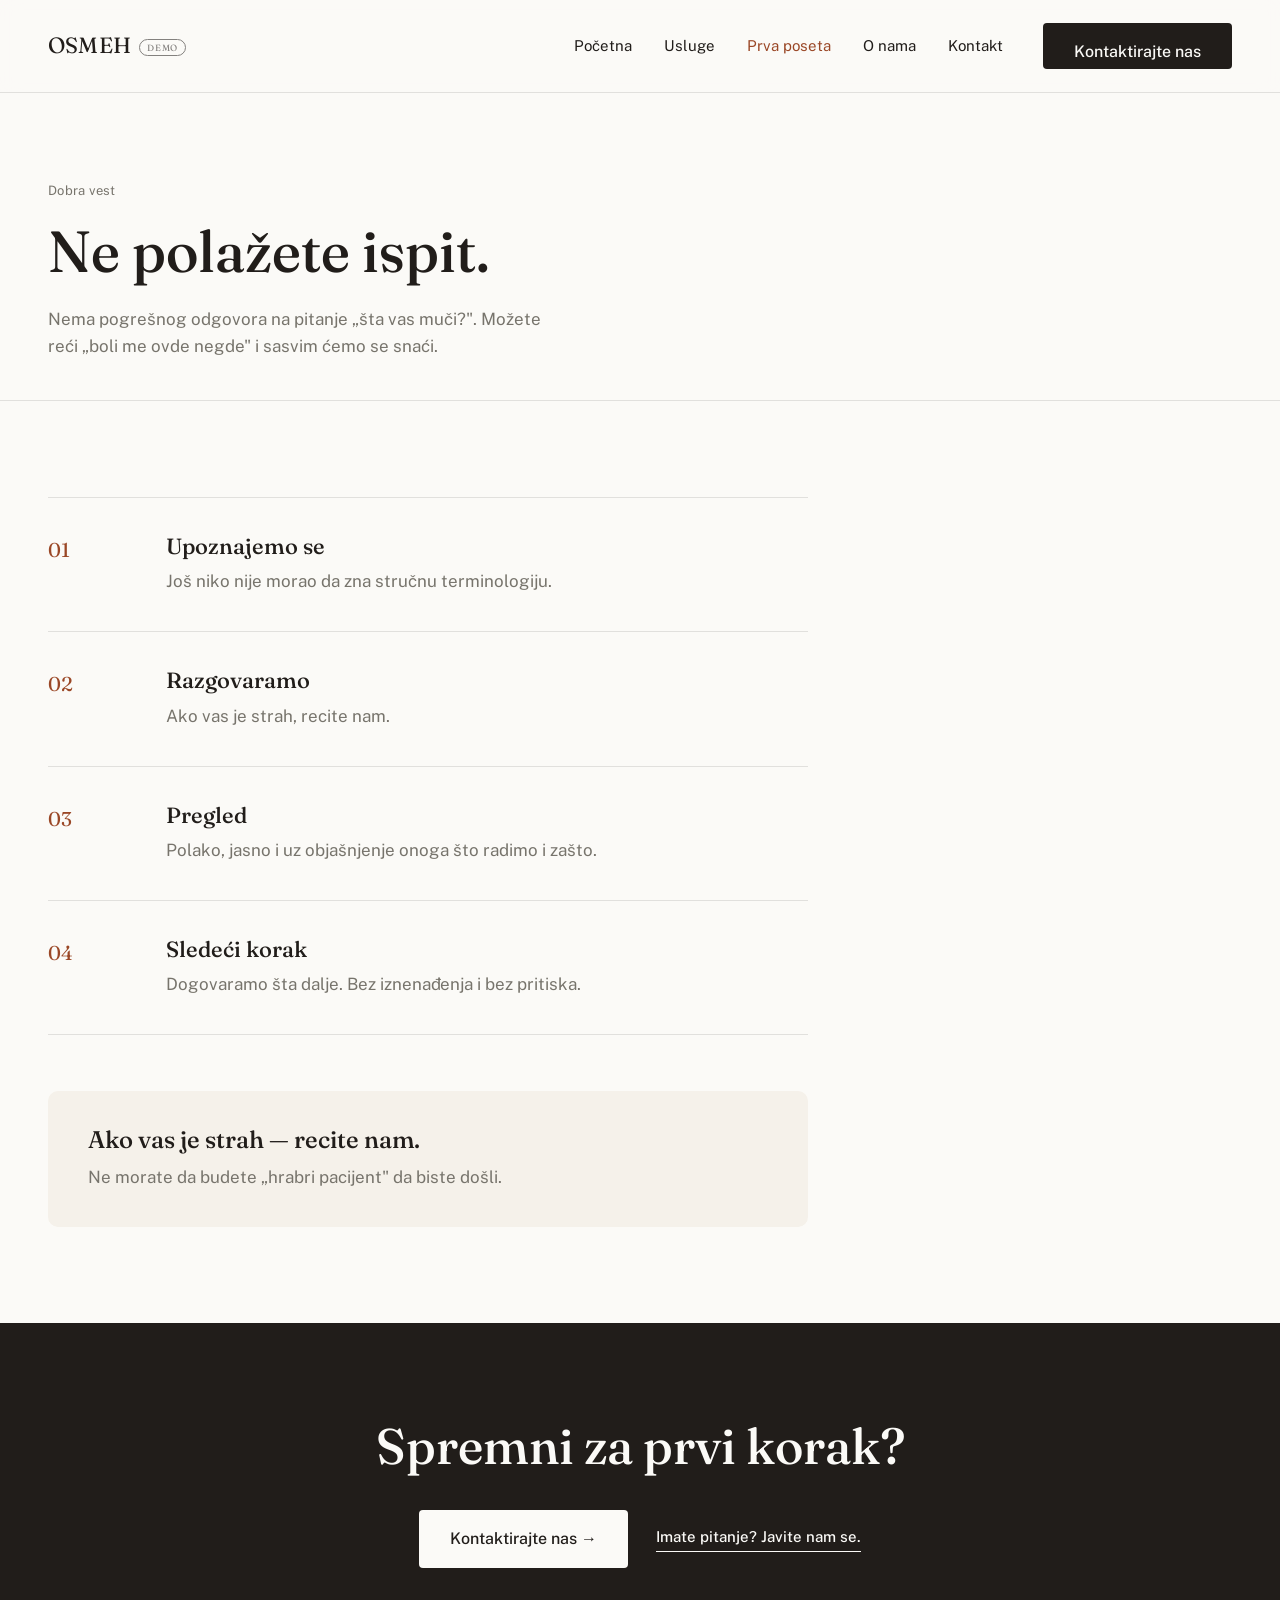
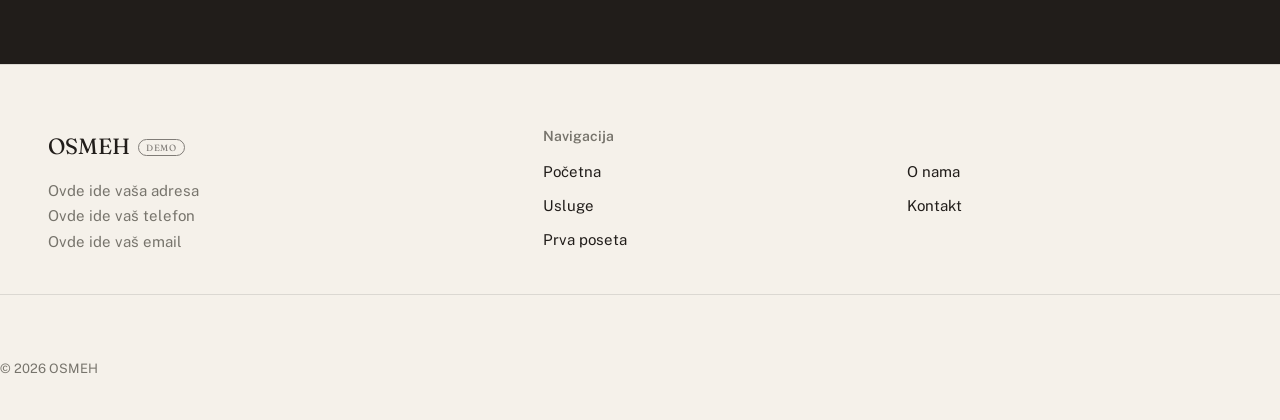
<file: prva-poseta.html>
<!DOCTYPE html>
<html lang="sr">
<head>
<meta charset="UTF-8">
<meta name="viewport" content="width=device-width, initial-scale=1.0">
<title>Prva poseta — OSMEH</title>
<meta name="description" content="Kako izgleda prva poseta ordinaciji OSMEH. Bez ispita, bez pritiska — samo razgovor i pregled u vašem tempu.">
<link rel="preconnect" href="https://fonts.googleapis.com">
<link rel="preconnect" href="https://fonts.gstatic.com" crossorigin>
<link href="https://fonts.googleapis.com/css2?family=Fraunces:opsz,wght@9..144,400..600&family=Public+Sans:wght@400;500;600&display=swap" rel="stylesheet">
<style>
/* ==========================================================================
   DENTAL — NO FEAR CONCEPT V2
   Design tokens
   ========================================================================== */

:root {
  /* Color */
  --cream: #F5F1EA;
  --off-white: #FBFAF7;
  --ink: #211D1A;
  --sage: #C4633B;
  --sage-dark: #9A4726;
  --beige: #E5DFD5;
  --gray: #77746C;
  --line: rgba(39, 39, 37, 0.12);

  /* Type */
  --serif: "Fraunces", "Times New Roman", serif;
  --sans: "Public Sans", -apple-system, BlinkMacSystemFont, "Segoe UI", sans-serif;

  /* Layout */
  --container-max: 1280px;
  --gutter: 48px;
  --radius-sm: 4px;
  --radius-md: 10px;

  /* Motion */
  --ease: cubic-bezier(0.22, 1, 0.36, 1);
}

@media (max-width: 640px) {
  :root { --gutter: 24px; }
}

/* ==========================================================================
   Reset
   ========================================================================== */

*, *::before, *::after { box-sizing: border-box; }

html {
  scroll-behavior: smooth;
}

@media (prefers-reduced-motion: reduce) {
  html { scroll-behavior: auto; }
  *, *::before, *::after {
    animation-duration: 0.01ms !important;
    animation-iteration-count: 1 !important;
    transition-duration: 0.01ms !important;
  }
}

body {
  margin: 0;
  background: var(--off-white);
  color: var(--ink);
  font-family: var(--sans);
  font-size: 17px;
  line-height: 1.6;
  -webkit-font-smoothing: antialiased;
}

img { max-width: 100%; display: block; }

a { color: inherit; text-decoration: none; }

ul { list-style: none; margin: 0; padding: 0; }

h1, h2, h3, h4 {
  font-family: var(--serif);
  font-weight: 500;
  line-height: 1.1;
  margin: 0;
}

p { margin: 0; }

button { font-family: inherit; cursor: pointer; }

input, textarea {
  font-family: inherit;
  font-size: inherit;
}

:focus-visible {
  outline: 2px solid var(--sage-dark);
  outline-offset: 3px;
}

/* ==========================================================================
   Layout helpers
   ========================================================================== */

.container {
  max-width: var(--container-max);
  margin: 0 auto;
  padding-left: var(--gutter);
  padding-right: var(--gutter);
}

section {
  padding: 96px 0;
}

@media (max-width: 780px) {
  section { padding: 64px 0; }
}

.eyebrow {
  font-family: var(--sans);
  font-size: 13px;
  letter-spacing: 0.02em;
  color: var(--gray);
  margin-bottom: 18px;
}

.section-head {
  max-width: 640px;
  margin-bottom: 56px;
}

.section-head h2 {
  font-size: clamp(32px, 4vw, 48px);
}

.btn {
  display: inline-flex;
  align-items: center;
  gap: 10px;
  font-family: var(--sans);
  font-size: 16px;
  font-weight: 500;
  padding: 15px 30px;
  border-radius: var(--radius-sm);
  border: 1px solid transparent;
  transition: transform 0.25s var(--ease), background 0.25s var(--ease), color 0.25s var(--ease);
}

.btn-primary {
  background: var(--ink);
  color: var(--off-white);
}

.btn-primary:hover {
  background: var(--sage-dark);
  transform: translateY(-2px);
}

.btn-ghost {
  border-color: var(--line);
  color: var(--ink);
  background: transparent;
}

.btn-ghost:hover {
  background: var(--ink);
  color: var(--off-white);
  transform: translateY(-2px);
}

.link-underline {
  position: relative;
  font-size: 15px;
  font-weight: 500;
  padding-bottom: 3px;
  background-image: linear-gradient(currentColor, currentColor);
  background-position: 0 100%;
  background-repeat: no-repeat;
  background-size: 100% 1px;
  transition: background-size 0.3s var(--ease);
}

.link-underline:hover { background-size: 0% 1px; }

/* Reveal-on-scroll */
.reveal {
  opacity: 0;
  transform: translateY(16px);
  transition: opacity 0.7s var(--ease), transform 0.7s var(--ease);
}

.reveal.is-visible {
  opacity: 1;
  transform: translateY(0);
}

/* ==========================================================================
   Header
   ========================================================================== */

.site-header {
  position: sticky;
  top: 0;
  z-index: 100;
  background: rgba(251, 250, 247, 0.86);
  backdrop-filter: blur(10px);
  border-bottom: 1px solid var(--line);
}

.site-header .container {
  display: flex;
  align-items: center;
  justify-content: space-between;
  height: 92px;
}

.brand {
  font-family: var(--serif);
  font-size: 22px;
  letter-spacing: 0.01em;
}

.main-nav {
  display: flex;
  align-items: center;
  gap: 40px;
}

.main-nav ul {
  display: flex;
  gap: 32px;
  font-size: 15px;
}

.main-nav a {
  position: relative;
  padding-bottom: 4px;
}

.main-nav a[aria-current="page"] {
  color: var(--sage-dark);
}

.main-nav a:not(.btn)::after {
  content: "";
  position: absolute;
  left: 0;
  bottom: 0;
  width: 100%;
  height: 1px;
  background: currentColor;
  transform: scaleX(0);
  transform-origin: right;
  transition: transform 0.3s var(--ease);
}

.main-nav a:not(.btn):hover::after {
  transform: scaleX(1);
  transform-origin: left;
}

.nav-cta { display: inline-flex; }

.hamburger {
  display: none;
  flex-direction: column;
  gap: 5px;
  background: none;
  border: none;
  padding: 8px;
}

.hamburger span {
  width: 24px;
  height: 1px;
  background: var(--ink);
  transition: transform 0.3s var(--ease), opacity 0.3s var(--ease);
}

.mobile-nav {
  display: none;
  position: fixed;
  inset: 92px 0 0 0;
  background: var(--off-white);
  z-index: 99;
  padding: 40px var(--gutter);
  transform: translateY(-8px);
  opacity: 0;
  pointer-events: none;
  transition: opacity 0.25s var(--ease), transform 0.25s var(--ease);
}

.mobile-nav.is-open {
  opacity: 1;
  transform: translateY(0);
  pointer-events: auto;
}

.mobile-nav ul {
  display: flex;
  flex-direction: column;
  gap: 28px;
  font-family: var(--serif);
  font-size: 28px;
}

.mobile-nav .btn { margin-top: 32px; }

@media (max-width: 900px) {
  .main-nav ul, .nav-cta.desktop-only { display: none; }
  .hamburger { display: inline-flex; }
  .mobile-nav { display: block; }
}

body.nav-open { overflow: hidden; }

/* ==========================================================================
   Hero
   ========================================================================== */

.hero {
  padding: 72px 0 96px;
}

.hero .container {
  display: grid;
  grid-template-columns: 1fr 1fr;
  gap: 64px;
  align-items: center;
  min-height: 68vh;
}

.hero-copy h1 {
  font-size: clamp(40px, 5.2vw, 68px);
  letter-spacing: -0.01em;
}

.hero-sub {
  font-family: var(--serif);
  font-size: clamp(22px, 2.4vw, 28px);
  color: var(--sage-dark);
  margin-top: 18px;
}

.hero-copy p.body {
  max-width: 46ch;
  margin-top: 24px;
  color: var(--gray);
  font-size: 17px;
}

.hero-actions {
  display: flex;
  align-items: center;
  gap: 28px;
  margin-top: 36px;
  flex-wrap: wrap;
}

.hero-visual {
  position: relative;
}

.hero-visual-frame {
  position: relative;
  border-radius: var(--radius-md);
  overflow: hidden;
  background: linear-gradient(160deg, var(--beige) 0%, var(--cream) 55%, var(--sage) 140%);
  aspect-ratio: 4 / 5;
}

.hero-visual-frame svg {
  width: 100%;
  height: 100%;
  display: block;
  transition: transform 0.6s var(--ease);
}

.hero-visual-frame:hover svg {
  transform: scale(1.015);
}

.hero-label {
  position: absolute;
  left: 28px;
  bottom: 28px;
  background: var(--off-white);
  padding: 14px 20px;
  border-radius: var(--radius-sm);
  box-shadow: 0 12px 30px rgba(39, 39, 37, 0.14);
  transform: rotate(-1.5deg);
}

.hero-label .l1 {
  font-family: var(--serif);
  font-size: 19px;
  display: block;
}

.hero-label .l2 {
  font-size: 12px;
  color: var(--gray);
  display: block;
  margin-top: 2px;
}

@media (max-width: 900px) {
  .hero .container {
    grid-template-columns: 1fr;
    min-height: 0;
  }
  .hero-visual { order: 2; }
  .hero-copy { order: 1; }
  .hero-visual-frame { aspect-ratio: 4 / 3; margin-top: 8px; }
}

/* ==========================================================================
   Statement / no-drama section
   ========================================================================== */

.statement {
  background: var(--cream);
}

.statement .container {
  display: grid;
  grid-template-columns: 0.9fr 1.1fr;
  gap: 64px;
}

.statement-label { align-self: start; }

.statement h2 {
  font-size: clamp(30px, 4vw, 44px);
}

.statement-highlight {
  font-family: var(--serif);
  font-size: clamp(28px, 3.4vw, 38px);
  color: var(--sage-dark);
  margin-top: 20px;
}

.statement-body {
  margin-top: 24px;
  color: var(--ink);
  max-width: 46ch;
}

.statement-body p + p { margin-top: 12px; }

@media (max-width: 780px) {
  .statement .container { grid-template-columns: 1fr; gap: 24px; }
}

/* ==========================================================================
   Three principles
   ========================================================================== */

.principles {
  border-top: 1px solid var(--line);
  border-bottom: 1px solid var(--line);
}

.principles-grid {
  display: grid;
  grid-template-columns: repeat(3, 1fr);
  gap: 0;
}

.principle {
  padding: 40px 40px 40px 0;
  border-left: 1px solid var(--line);
  padding-left: 40px;
}

.principle:first-child { border-left: none; padding-left: 0; }

.principle-number {
  font-family: var(--serif);
  font-size: 15px;
  color: var(--sage-dark);
}

.principle h3 {
  font-size: 24px;
  margin-top: 14px;
}

.principle p {
  margin-top: 14px;
  color: var(--gray);
  font-size: 15.5px;
}

@media (max-width: 780px) {
  .principles-grid { grid-template-columns: 1fr; }
  .principle {
    border-left: none;
    padding-left: 0;
    border-top: 1px solid var(--line);
    padding-top: 32px;
  }
  .principle:first-child { border-top: none; padding-top: 0; }
}

/* ==========================================================================
   Editorial humor block
   ========================================================================== */

.humor-block .container {
  display: flex;
  justify-content: center;
}

.humor-card {
  max-width: 620px;
  text-align: center;
  padding: 56px var(--gutter);
  border: 1px solid var(--line);
  border-radius: var(--radius-md);
  background: var(--off-white);
}

.humor-card .eyebrow { margin: 0 auto 18px; }

.humor-card h3 {
  font-size: clamp(24px, 3vw, 30px);
  max-width: 30ch;
  margin: 0 auto;
}

.speech-exchange {
  margin-top: 36px;
  display: flex;
  flex-direction: column;
  align-items: center;
  gap: 14px;
}

.bubble {
  font-family: var(--serif);
  font-size: 20px;
  padding: 14px 24px;
  border-radius: 999px;
  border: 1px solid var(--line);
}

.bubble.question { background: var(--beige); }
.bubble.answer { background: var(--sage); color: var(--off-white); border-color: var(--sage); }

/* ==========================================================================
   CTA
   ========================================================================== */

.cta-final {
  background: var(--ink);
  color: var(--off-white);
}

.cta-final .container {
  text-align: center;
  max-width: 720px;
}

.cta-final h2 {
  font-size: clamp(32px, 4.4vw, 50px);
  color: var(--off-white);
}

.cta-final .cta-actions {
  margin-top: 36px;
  display: flex;
  justify-content: center;
  align-items: center;
  gap: 28px;
  flex-wrap: wrap;
}

.cta-final .btn-primary {
  background: var(--off-white);
  color: var(--ink);
}

.cta-final .btn-primary:hover { background: var(--sage); color: var(--off-white); }

.cta-final .link-underline { color: var(--off-white); }

/* ==========================================================================
   Services cards
   ========================================================================== */

.services-grid {
  display: grid;
  grid-template-columns: repeat(2, 1fr);
  gap: 1px;
  background: var(--line);
  border: 1px solid var(--line);
}

.service-card {
  background: var(--off-white);
  padding: 44px;
  transition: background 0.3s var(--ease);
}

.service-card:hover { background: var(--cream); }

.service-number {
  font-family: var(--serif);
  font-size: 40px;
  color: var(--sage-dark);
}

.service-card h3 {
  font-size: 26px;
  margin-top: 18px;
}

.service-card p {
  margin-top: 12px;
  color: var(--gray);
  font-size: 15.5px;
  max-width: 42ch;
}

@media (max-width: 780px) {
  .services-grid { grid-template-columns: 1fr; }
}

.page-hero {
  padding: 88px 0 40px;
  border-bottom: 1px solid var(--line);
}

.page-hero h1 {
  font-size: clamp(38px, 5vw, 58px);
  max-width: 16ch;
}

.page-hero p.body {
  margin-top: 22px;
  max-width: 52ch;
  color: var(--gray);
  font-size: 17px;
}

/* ==========================================================================
   Prva poseta — vertical process
   ========================================================================== */

.process {
  max-width: 760px;
}

.process-step {
  display: grid;
  grid-template-columns: 90px 1fr;
  gap: 28px;
  padding: 36px 0;
  border-top: 1px solid var(--line);
}

.process-step:last-child { border-bottom: 1px solid var(--line); }

.process-step .step-number {
  font-family: var(--serif);
  font-size: 20px;
  color: var(--sage-dark);
}

.process-step h3 {
  font-size: 22px;
}

.process-step p {
  margin-top: 10px;
  color: var(--gray);
}

.fear-note {
  margin-top: 56px;
  padding: 36px 40px;
  background: var(--cream);
  border-radius: var(--radius-md);
  max-width: 760px;
}

.fear-note h3 {
  font-family: var(--serif);
  font-size: 24px;
}

.fear-note p { margin-top: 10px; color: var(--gray); }

/* ==========================================================================
   O nama
   ========================================================================== */

.about-photo {
  aspect-ratio: 16 / 10;
  background: var(--beige);
  border-radius: var(--radius-md);
  display: flex;
  align-items: center;
  justify-content: center;
  color: var(--gray);
  font-size: 15px;
  text-align: center;
  margin: 48px 0 88px;
}

.doctor-block {
  display: grid;
  grid-template-columns: 260px 1fr;
  gap: 48px;
  align-items: start;
}

.doctor-photo {
  aspect-ratio: 3 / 4;
  background: var(--beige);
  border-radius: var(--radius-md);
  display: flex;
  align-items: center;
  justify-content: center;
  color: var(--gray);
  font-size: 14px;
  text-align: center;
  padding: 16px;
}

.doctor-name {
  font-family: var(--serif);
  font-size: 26px;
}

.doctor-role {
  color: var(--sage-dark);
  font-size: 15px;
  margin-top: 6px;
}

.doctor-bio {
  margin-top: 20px;
  color: var(--gray);
  max-width: 56ch;
}

@media (max-width: 640px) {
  .doctor-block { grid-template-columns: 1fr; }
  .doctor-photo { max-width: 220px; }
}

/* ==========================================================================
   Kontakt
   ========================================================================== */

.contact-grid {
  display: grid;
  grid-template-columns: 1fr 1fr;
  gap: 64px;
}

.field {
  margin-bottom: 22px;
  display: flex;
  flex-direction: column;
  gap: 8px;
}

.field label {
  font-size: 14px;
  color: var(--gray);
}

.field input,
.field textarea {
  border: 1px solid var(--line);
  border-radius: var(--radius-sm);
  background: var(--off-white);
  padding: 14px 16px;
  transition: border-color 0.25s var(--ease);
}

.field input:focus,
.field textarea:focus {
  border-color: var(--sage-dark);
  outline: none;
}

.field textarea { min-height: 140px; resize: vertical; }

.form-note {
  font-size: 13px;
  color: var(--gray);
  margin-top: -8px;
  margin-bottom: 22px;
}

.map-placeholder {
  height: 100%;
  min-height: 320px;
  background: var(--beige);
  border-radius: var(--radius-md);
  display: flex;
  align-items: center;
  justify-content: center;
  color: var(--gray);
  text-align: center;
  padding: 24px;
}

.contact-info {
  margin-top: 32px;
  display: flex;
  flex-direction: column;
  gap: 6px;
  color: var(--gray);
  font-size: 15px;
}

.form-status {
  margin-top: 18px;
  font-size: 14px;
  color: var(--sage-dark);
  min-height: 20px;
}

@media (max-width: 780px) {
  .contact-grid { grid-template-columns: 1fr; }
}

/* ==========================================================================
   Footer
   ========================================================================== */

.site-footer {
  border-top: 1px solid var(--line);
  background: var(--cream);
}

.site-footer .container {
  padding-top: 64px;
  padding-bottom: 40px;
  display: grid;
  grid-template-columns: 1.4fr 1fr 1fr;
  gap: 40px;
}

.footer-brand {
  font-family: var(--serif);
  font-size: 22px;
}

.footer-address {
  margin-top: 14px;
  color: var(--gray);
  font-size: 15px;
  line-height: 1.7;
}

.footer-col h4 {
  font-family: var(--sans);
  font-weight: 600;
  font-size: 14px;
  color: var(--gray);
  margin-bottom: 16px;
}

.footer-col ul {
  display: flex;
  flex-direction: column;
  gap: 10px;
  font-size: 15px;
}

.footer-bottom {
  border-top: 1px solid var(--line);
  padding: 24px 0;
  font-size: 13px;
  color: var(--gray);
}

@media (max-width: 640px) {
  .site-footer .container { grid-template-columns: 1fr; gap: 32px; }
}

.demo-tag{
  font-size: 9px; letter-spacing: .08em; text-transform: uppercase;
  border: 1px solid currentColor; padding: 2px 7px; border-radius: 10px;
  margin-left: 8px; opacity: .55; vertical-align: middle;
}
</style>
</head>
<body>

<header class="site-header">
  <div class="container">
    <a href="index.html" class="brand">OSMEH<span class="demo-tag">DEMO</span></a>
    <nav class="main-nav" aria-label="Glavna navigacija">
      <ul>
        <li><a href="index.html">Početna</a></li>
        <li><a href="usluge.html">Usluge</a></li>
        <li><a href="prva-poseta.html" aria-current="page">Prva poseta</a></li>
        <li><a href="o-nama.html">O nama</a></li>
        <li><a href="kontakt.html">Kontakt</a></li>
      </ul>
      <a href="kontakt.html" class="btn btn-primary nav-cta desktop-only">Kontaktirajte nas</a>
    </nav>
    <button class="hamburger" aria-label="Otvori meni" aria-expanded="false" aria-controls="mobile-nav">
      <span></span><span></span><span></span>
    </button>
  </div>
  <nav id="mobile-nav" class="mobile-nav" aria-label="Mobilna navigacija">
    <ul>
      <li><a href="index.html">Početna</a></li>
      <li><a href="usluge.html">Usluge</a></li>
      <li><a href="prva-poseta.html">Prva poseta</a></li>
      <li><a href="o-nama.html">O nama</a></li>
      <li><a href="kontakt.html">Kontakt</a></li>
    </ul>
    <a href="kontakt.html" class="btn btn-primary">Kontaktirajte nas</a>
  </nav>
</header>

<main>
  <section class="page-hero">
    <div class="container reveal">
      <p class="eyebrow">Dobra vest</p>
      <h1>Ne polažete ispit.</h1>
      <p class="body">Nema pogrešnog odgovora na pitanje „šta vas muči?". Možete reći „boli me ovde negde" i sasvim ćemo se snaći.</p>
    </div>
  </section>

  <section>
    <div class="container">
      <div class="process">
        <div class="process-step reveal">
          <span class="step-number">01</span>
          <div>
            <h3>Upoznajemo se</h3>
            <p>Još niko nije morao da zna stručnu terminologiju.</p>
          </div>
        </div>
        <div class="process-step reveal">
          <span class="step-number">02</span>
          <div>
            <h3>Razgovaramo</h3>
            <p>Ako vas je strah, recite nam.</p>
          </div>
        </div>
        <div class="process-step reveal">
          <span class="step-number">03</span>
          <div>
            <h3>Pregled</h3>
            <p>Polako, jasno i uz objašnjenje onoga što radimo i zašto.</p>
          </div>
        </div>
        <div class="process-step reveal">
          <span class="step-number">04</span>
          <div>
            <h3>Sledeći korak</h3>
            <p>Dogovaramo šta dalje. Bez iznenađenja i bez pritiska.</p>
          </div>
        </div>
      </div>

      <div class="fear-note reveal">
        <h3>Ako vas je strah — recite nam.</h3>
        <p>Ne morate da budete „hrabri pacijent" da biste došli.</p>
      </div>
    </div>
  </section>

  <section class="cta-final">
    <div class="container reveal">
      <h2>Spremni za prvi korak?</h2>
      <div class="cta-actions">
        <a href="kontakt.html" class="btn btn-primary">Kontaktirajte nas →</a>
        <a href="kontakt.html" class="link-underline">Imate pitanje? Javite nam se.</a>
      </div>
    </div>
  </section>
</main>

<footer class="site-footer">
  <div class="container">
    <div>
      <p class="footer-brand">OSMEH<span class="demo-tag">DEMO</span></p>
      <p class="footer-address">Ovde ide vaša adresa<br>Ovde ide vaš telefon<br>Ovde ide vaš email</p>
    </div>
    <div class="footer-col">
      <h4>Navigacija</h4>
      <ul>
        <li><a href="index.html">Početna</a></li>
        <li><a href="usluge.html">Usluge</a></li>
        <li><a href="prva-poseta.html">Prva poseta</a></li>
      </ul>
    </div>
    <div class="footer-col">
      <h4>&nbsp;</h4>
      <ul>
        <li><a href="o-nama.html">O nama</a></li>
        <li><a href="kontakt.html">Kontakt</a></li>
      </ul>
    </div>
  </div>
  <div class="container footer-bottom">
    © 2026 OSMEH
  </div>
</footer>

<script>
// DENTAL — NO FEAR CONCEPT V2
// Mobile nav, scroll-reveal, demo contact form

document.addEventListener('DOMContentLoaded', function () {

  /* Mobile navigation */
  var hamburger = document.querySelector('.hamburger');
  var mobileNav = document.getElementById('mobile-nav');
  var body = document.body;

  if (hamburger && mobileNav) {
    hamburger.addEventListener('click', function () {
      var isOpen = mobileNav.classList.toggle('is-open');
      hamburger.setAttribute('aria-expanded', String(isOpen));
      body.classList.toggle('nav-open', isOpen);
    });

    mobileNav.querySelectorAll('a').forEach(function (link) {
      link.addEventListener('click', function () {
        mobileNav.classList.remove('is-open');
        hamburger.setAttribute('aria-expanded', 'false');
        body.classList.remove('nav-open');
      });
    });
  }

  /* Scroll reveal */
  var revealEls = document.querySelectorAll('.reveal');

  if ('IntersectionObserver' in window && revealEls.length) {
    var observer = new IntersectionObserver(function (entries) {
      entries.forEach(function (entry) {
        if (entry.isIntersecting) {
          entry.target.classList.add('is-visible');
          observer.unobserve(entry.target);
        }
      });
    }, { threshold: 0.15, rootMargin: '0px 0px -40px 0px' });

    revealEls.forEach(function (el) { observer.observe(el); });
  } else {
    revealEls.forEach(function (el) { el.classList.add('is-visible'); });
  }

  /* Demo contact form */
  var form = document.getElementById('contact-form');

  if (form) {
    form.addEventListener('submit', function (e) {
      e.preventDefault();
      var status = form.querySelector('.form-status');
      var name = form.querySelector('#name');

      if (!form.checkValidity()) {
        if (status) status.textContent = 'Proverite da li su sva polja popunjena.';
        return;
      }

      var firstName = (name && name.value.trim()) ? name.value.trim().split(' ')[0] : '';
      if (status) {
        status.textContent = firstName
          ? 'Hvala, ' + firstName + '. Ovo je demo forma — poruka nije zaista poslata.'
          : 'Hvala. Ovo je demo forma — poruka nije zaista poslata.';
      }
      form.reset();
    });
  }

});

</script>
</body>
</html>
</file>
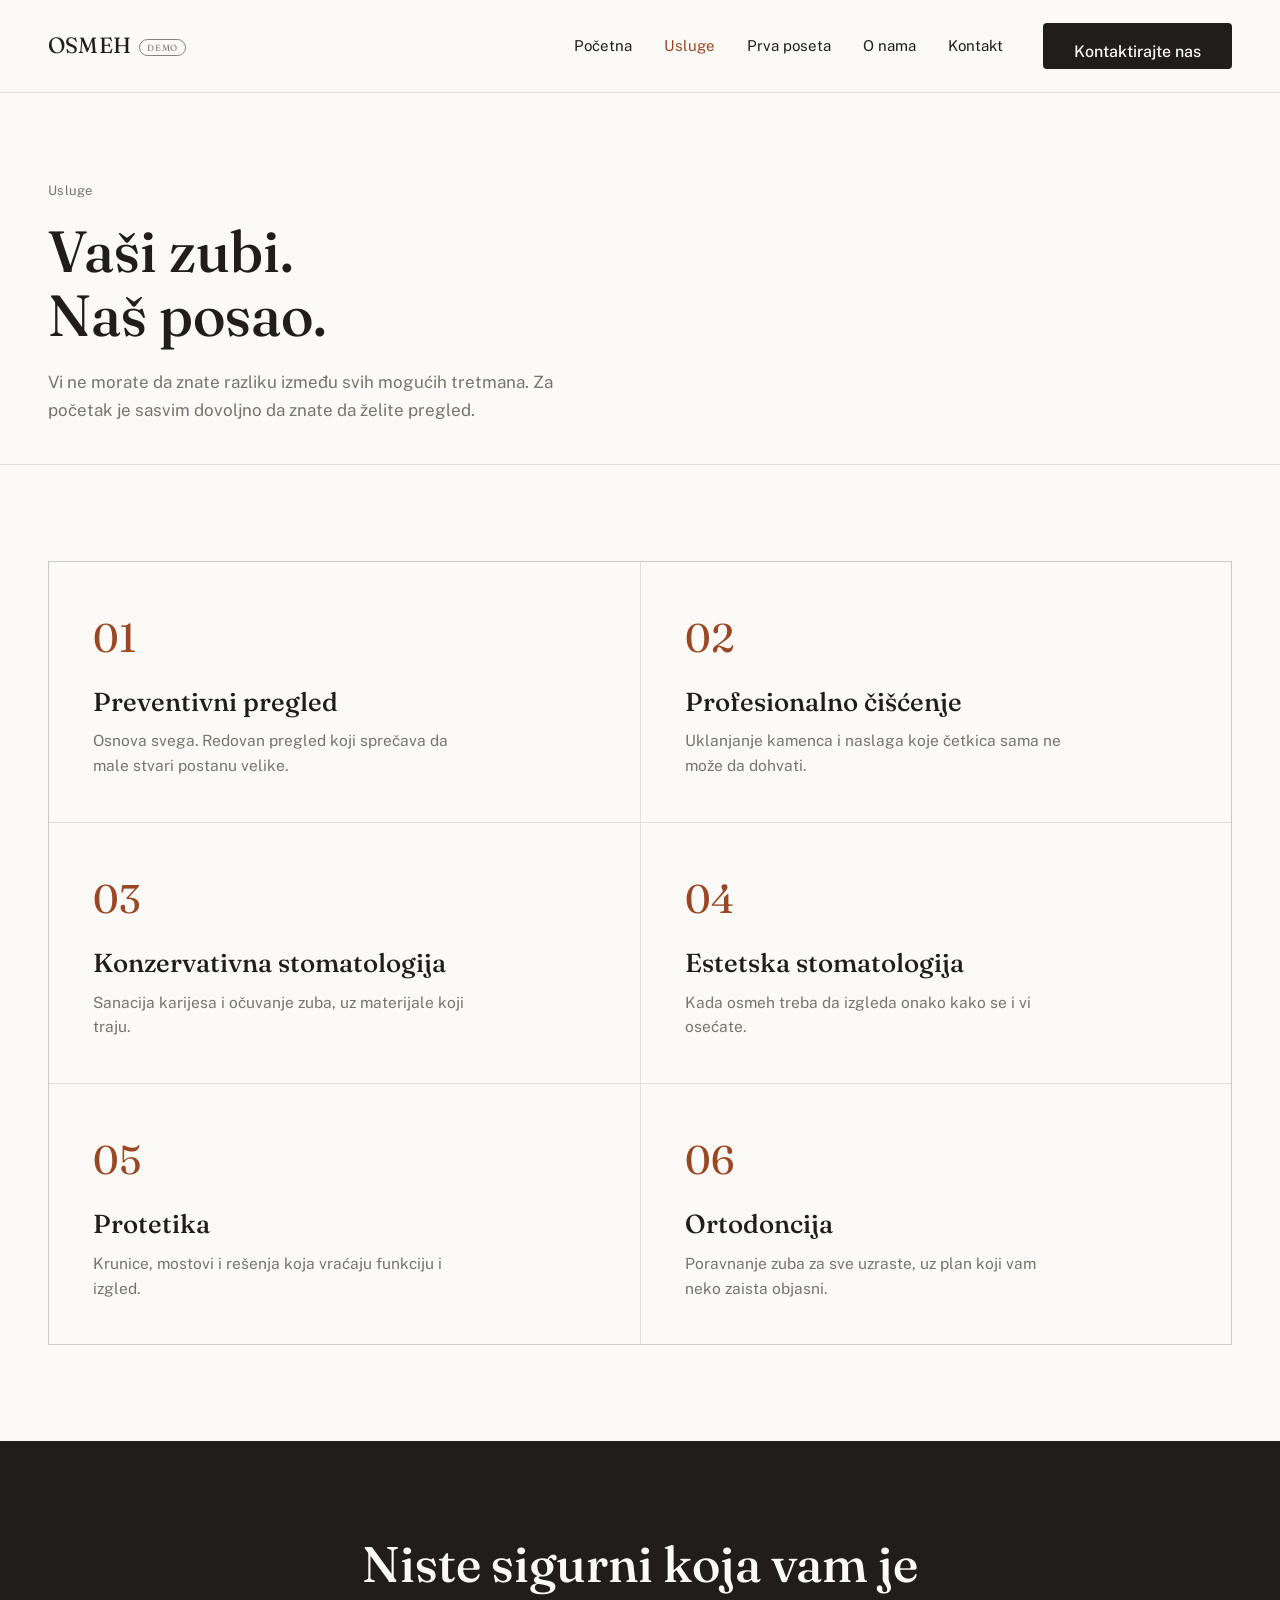
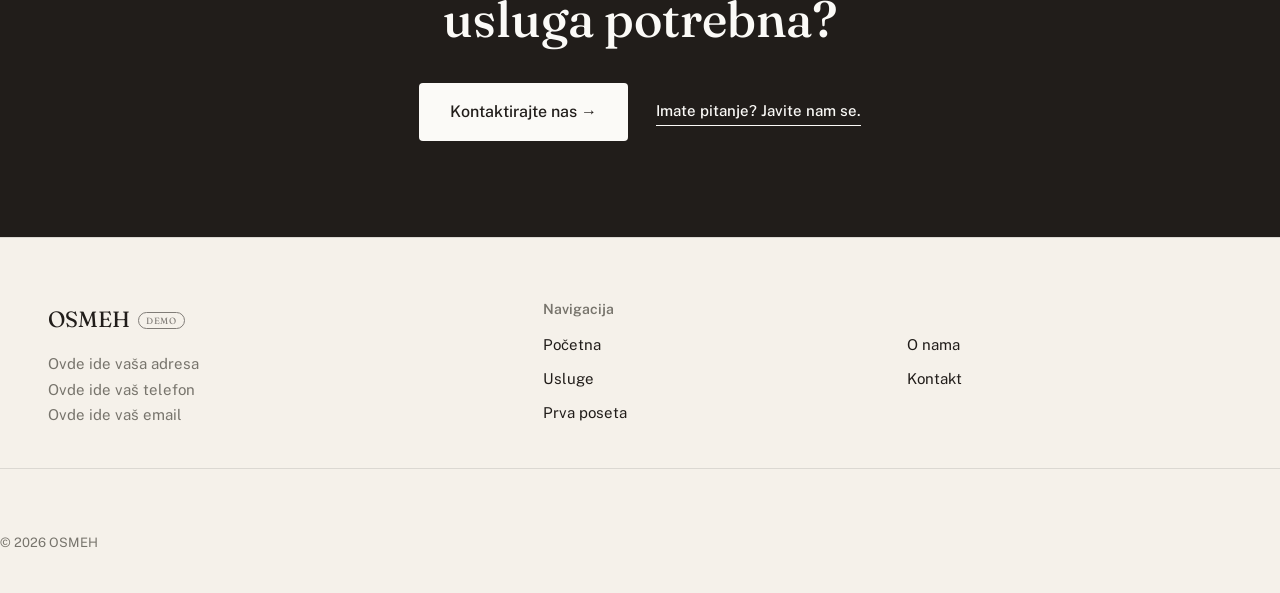
<file: usluge.html>
<!DOCTYPE html>
<html lang="sr">
<head>
<meta charset="UTF-8">
<meta name="viewport" content="width=device-width, initial-scale=1.0">
<title>Usluge — OSMEH</title>
<meta name="description" content="Pregled usluga stomatološke ordinacije OSMEH: preventiva, čišćenje, konzervativna i estetska stomatologija, protetika i ortodoncija.">
<link rel="preconnect" href="https://fonts.googleapis.com">
<link rel="preconnect" href="https://fonts.gstatic.com" crossorigin>
<link href="https://fonts.googleapis.com/css2?family=Fraunces:opsz,wght@9..144,400..600&family=Public+Sans:wght@400;500;600&display=swap" rel="stylesheet">
<style>
/* ==========================================================================
   DENTAL — NO FEAR CONCEPT V2
   Design tokens
   ========================================================================== */

:root {
  /* Color */
  --cream: #F5F1EA;
  --off-white: #FBFAF7;
  --ink: #211D1A;
  --sage: #C4633B;
  --sage-dark: #9A4726;
  --beige: #E5DFD5;
  --gray: #77746C;
  --line: rgba(39, 39, 37, 0.12);

  /* Type */
  --serif: "Fraunces", "Times New Roman", serif;
  --sans: "Public Sans", -apple-system, BlinkMacSystemFont, "Segoe UI", sans-serif;

  /* Layout */
  --container-max: 1280px;
  --gutter: 48px;
  --radius-sm: 4px;
  --radius-md: 10px;

  /* Motion */
  --ease: cubic-bezier(0.22, 1, 0.36, 1);
}

@media (max-width: 640px) {
  :root { --gutter: 24px; }
}

/* ==========================================================================
   Reset
   ========================================================================== */

*, *::before, *::after { box-sizing: border-box; }

html {
  scroll-behavior: smooth;
}

@media (prefers-reduced-motion: reduce) {
  html { scroll-behavior: auto; }
  *, *::before, *::after {
    animation-duration: 0.01ms !important;
    animation-iteration-count: 1 !important;
    transition-duration: 0.01ms !important;
  }
}

body {
  margin: 0;
  background: var(--off-white);
  color: var(--ink);
  font-family: var(--sans);
  font-size: 17px;
  line-height: 1.6;
  -webkit-font-smoothing: antialiased;
}

img { max-width: 100%; display: block; }

a { color: inherit; text-decoration: none; }

ul { list-style: none; margin: 0; padding: 0; }

h1, h2, h3, h4 {
  font-family: var(--serif);
  font-weight: 500;
  line-height: 1.1;
  margin: 0;
}

p { margin: 0; }

button { font-family: inherit; cursor: pointer; }

input, textarea {
  font-family: inherit;
  font-size: inherit;
}

:focus-visible {
  outline: 2px solid var(--sage-dark);
  outline-offset: 3px;
}

/* ==========================================================================
   Layout helpers
   ========================================================================== */

.container {
  max-width: var(--container-max);
  margin: 0 auto;
  padding-left: var(--gutter);
  padding-right: var(--gutter);
}

section {
  padding: 96px 0;
}

@media (max-width: 780px) {
  section { padding: 64px 0; }
}

.eyebrow {
  font-family: var(--sans);
  font-size: 13px;
  letter-spacing: 0.02em;
  color: var(--gray);
  margin-bottom: 18px;
}

.section-head {
  max-width: 640px;
  margin-bottom: 56px;
}

.section-head h2 {
  font-size: clamp(32px, 4vw, 48px);
}

.btn {
  display: inline-flex;
  align-items: center;
  gap: 10px;
  font-family: var(--sans);
  font-size: 16px;
  font-weight: 500;
  padding: 15px 30px;
  border-radius: var(--radius-sm);
  border: 1px solid transparent;
  transition: transform 0.25s var(--ease), background 0.25s var(--ease), color 0.25s var(--ease);
}

.btn-primary {
  background: var(--ink);
  color: var(--off-white);
}

.btn-primary:hover {
  background: var(--sage-dark);
  transform: translateY(-2px);
}

.btn-ghost {
  border-color: var(--line);
  color: var(--ink);
  background: transparent;
}

.btn-ghost:hover {
  background: var(--ink);
  color: var(--off-white);
  transform: translateY(-2px);
}

.link-underline {
  position: relative;
  font-size: 15px;
  font-weight: 500;
  padding-bottom: 3px;
  background-image: linear-gradient(currentColor, currentColor);
  background-position: 0 100%;
  background-repeat: no-repeat;
  background-size: 100% 1px;
  transition: background-size 0.3s var(--ease);
}

.link-underline:hover { background-size: 0% 1px; }

/* Reveal-on-scroll */
.reveal {
  opacity: 0;
  transform: translateY(16px);
  transition: opacity 0.7s var(--ease), transform 0.7s var(--ease);
}

.reveal.is-visible {
  opacity: 1;
  transform: translateY(0);
}

/* ==========================================================================
   Header
   ========================================================================== */

.site-header {
  position: sticky;
  top: 0;
  z-index: 100;
  background: rgba(251, 250, 247, 0.86);
  backdrop-filter: blur(10px);
  border-bottom: 1px solid var(--line);
}

.site-header .container {
  display: flex;
  align-items: center;
  justify-content: space-between;
  height: 92px;
}

.brand {
  font-family: var(--serif);
  font-size: 22px;
  letter-spacing: 0.01em;
}

.main-nav {
  display: flex;
  align-items: center;
  gap: 40px;
}

.main-nav ul {
  display: flex;
  gap: 32px;
  font-size: 15px;
}

.main-nav a {
  position: relative;
  padding-bottom: 4px;
}

.main-nav a[aria-current="page"] {
  color: var(--sage-dark);
}

.main-nav a:not(.btn)::after {
  content: "";
  position: absolute;
  left: 0;
  bottom: 0;
  width: 100%;
  height: 1px;
  background: currentColor;
  transform: scaleX(0);
  transform-origin: right;
  transition: transform 0.3s var(--ease);
}

.main-nav a:not(.btn):hover::after {
  transform: scaleX(1);
  transform-origin: left;
}

.nav-cta { display: inline-flex; }

.hamburger {
  display: none;
  flex-direction: column;
  gap: 5px;
  background: none;
  border: none;
  padding: 8px;
}

.hamburger span {
  width: 24px;
  height: 1px;
  background: var(--ink);
  transition: transform 0.3s var(--ease), opacity 0.3s var(--ease);
}

.mobile-nav {
  display: none;
  position: fixed;
  inset: 92px 0 0 0;
  background: var(--off-white);
  z-index: 99;
  padding: 40px var(--gutter);
  transform: translateY(-8px);
  opacity: 0;
  pointer-events: none;
  transition: opacity 0.25s var(--ease), transform 0.25s var(--ease);
}

.mobile-nav.is-open {
  opacity: 1;
  transform: translateY(0);
  pointer-events: auto;
}

.mobile-nav ul {
  display: flex;
  flex-direction: column;
  gap: 28px;
  font-family: var(--serif);
  font-size: 28px;
}

.mobile-nav .btn { margin-top: 32px; }

@media (max-width: 900px) {
  .main-nav ul, .nav-cta.desktop-only { display: none; }
  .hamburger { display: inline-flex; }
  .mobile-nav { display: block; }
}

body.nav-open { overflow: hidden; }

/* ==========================================================================
   Hero
   ========================================================================== */

.hero {
  padding: 72px 0 96px;
}

.hero .container {
  display: grid;
  grid-template-columns: 1fr 1fr;
  gap: 64px;
  align-items: center;
  min-height: 68vh;
}

.hero-copy h1 {
  font-size: clamp(40px, 5.2vw, 68px);
  letter-spacing: -0.01em;
}

.hero-sub {
  font-family: var(--serif);
  font-size: clamp(22px, 2.4vw, 28px);
  color: var(--sage-dark);
  margin-top: 18px;
}

.hero-copy p.body {
  max-width: 46ch;
  margin-top: 24px;
  color: var(--gray);
  font-size: 17px;
}

.hero-actions {
  display: flex;
  align-items: center;
  gap: 28px;
  margin-top: 36px;
  flex-wrap: wrap;
}

.hero-visual {
  position: relative;
}

.hero-visual-frame {
  position: relative;
  border-radius: var(--radius-md);
  overflow: hidden;
  background: linear-gradient(160deg, var(--beige) 0%, var(--cream) 55%, var(--sage) 140%);
  aspect-ratio: 4 / 5;
}

.hero-visual-frame svg {
  width: 100%;
  height: 100%;
  display: block;
  transition: transform 0.6s var(--ease);
}

.hero-visual-frame:hover svg {
  transform: scale(1.015);
}

.hero-label {
  position: absolute;
  left: 28px;
  bottom: 28px;
  background: var(--off-white);
  padding: 14px 20px;
  border-radius: var(--radius-sm);
  box-shadow: 0 12px 30px rgba(39, 39, 37, 0.14);
  transform: rotate(-1.5deg);
}

.hero-label .l1 {
  font-family: var(--serif);
  font-size: 19px;
  display: block;
}

.hero-label .l2 {
  font-size: 12px;
  color: var(--gray);
  display: block;
  margin-top: 2px;
}

@media (max-width: 900px) {
  .hero .container {
    grid-template-columns: 1fr;
    min-height: 0;
  }
  .hero-visual { order: 2; }
  .hero-copy { order: 1; }
  .hero-visual-frame { aspect-ratio: 4 / 3; margin-top: 8px; }
}

/* ==========================================================================
   Statement / no-drama section
   ========================================================================== */

.statement {
  background: var(--cream);
}

.statement .container {
  display: grid;
  grid-template-columns: 0.9fr 1.1fr;
  gap: 64px;
}

.statement-label { align-self: start; }

.statement h2 {
  font-size: clamp(30px, 4vw, 44px);
}

.statement-highlight {
  font-family: var(--serif);
  font-size: clamp(28px, 3.4vw, 38px);
  color: var(--sage-dark);
  margin-top: 20px;
}

.statement-body {
  margin-top: 24px;
  color: var(--ink);
  max-width: 46ch;
}

.statement-body p + p { margin-top: 12px; }

@media (max-width: 780px) {
  .statement .container { grid-template-columns: 1fr; gap: 24px; }
}

/* ==========================================================================
   Three principles
   ========================================================================== */

.principles {
  border-top: 1px solid var(--line);
  border-bottom: 1px solid var(--line);
}

.principles-grid {
  display: grid;
  grid-template-columns: repeat(3, 1fr);
  gap: 0;
}

.principle {
  padding: 40px 40px 40px 0;
  border-left: 1px solid var(--line);
  padding-left: 40px;
}

.principle:first-child { border-left: none; padding-left: 0; }

.principle-number {
  font-family: var(--serif);
  font-size: 15px;
  color: var(--sage-dark);
}

.principle h3 {
  font-size: 24px;
  margin-top: 14px;
}

.principle p {
  margin-top: 14px;
  color: var(--gray);
  font-size: 15.5px;
}

@media (max-width: 780px) {
  .principles-grid { grid-template-columns: 1fr; }
  .principle {
    border-left: none;
    padding-left: 0;
    border-top: 1px solid var(--line);
    padding-top: 32px;
  }
  .principle:first-child { border-top: none; padding-top: 0; }
}

/* ==========================================================================
   Editorial humor block
   ========================================================================== */

.humor-block .container {
  display: flex;
  justify-content: center;
}

.humor-card {
  max-width: 620px;
  text-align: center;
  padding: 56px var(--gutter);
  border: 1px solid var(--line);
  border-radius: var(--radius-md);
  background: var(--off-white);
}

.humor-card .eyebrow { margin: 0 auto 18px; }

.humor-card h3 {
  font-size: clamp(24px, 3vw, 30px);
  max-width: 30ch;
  margin: 0 auto;
}

.speech-exchange {
  margin-top: 36px;
  display: flex;
  flex-direction: column;
  align-items: center;
  gap: 14px;
}

.bubble {
  font-family: var(--serif);
  font-size: 20px;
  padding: 14px 24px;
  border-radius: 999px;
  border: 1px solid var(--line);
}

.bubble.question { background: var(--beige); }
.bubble.answer { background: var(--sage); color: var(--off-white); border-color: var(--sage); }

/* ==========================================================================
   CTA
   ========================================================================== */

.cta-final {
  background: var(--ink);
  color: var(--off-white);
}

.cta-final .container {
  text-align: center;
  max-width: 720px;
}

.cta-final h2 {
  font-size: clamp(32px, 4.4vw, 50px);
  color: var(--off-white);
}

.cta-final .cta-actions {
  margin-top: 36px;
  display: flex;
  justify-content: center;
  align-items: center;
  gap: 28px;
  flex-wrap: wrap;
}

.cta-final .btn-primary {
  background: var(--off-white);
  color: var(--ink);
}

.cta-final .btn-primary:hover { background: var(--sage); color: var(--off-white); }

.cta-final .link-underline { color: var(--off-white); }

/* ==========================================================================
   Services cards
   ========================================================================== */

.services-grid {
  display: grid;
  grid-template-columns: repeat(2, 1fr);
  gap: 1px;
  background: var(--line);
  border: 1px solid var(--line);
}

.service-card {
  background: var(--off-white);
  padding: 44px;
  transition: background 0.3s var(--ease);
}

.service-card:hover { background: var(--cream); }

.service-number {
  font-family: var(--serif);
  font-size: 40px;
  color: var(--sage-dark);
}

.service-card h3 {
  font-size: 26px;
  margin-top: 18px;
}

.service-card p {
  margin-top: 12px;
  color: var(--gray);
  font-size: 15.5px;
  max-width: 42ch;
}

@media (max-width: 780px) {
  .services-grid { grid-template-columns: 1fr; }
}

.page-hero {
  padding: 88px 0 40px;
  border-bottom: 1px solid var(--line);
}

.page-hero h1 {
  font-size: clamp(38px, 5vw, 58px);
  max-width: 16ch;
}

.page-hero p.body {
  margin-top: 22px;
  max-width: 52ch;
  color: var(--gray);
  font-size: 17px;
}

/* ==========================================================================
   Prva poseta — vertical process
   ========================================================================== */

.process {
  max-width: 760px;
}

.process-step {
  display: grid;
  grid-template-columns: 90px 1fr;
  gap: 28px;
  padding: 36px 0;
  border-top: 1px solid var(--line);
}

.process-step:last-child { border-bottom: 1px solid var(--line); }

.process-step .step-number {
  font-family: var(--serif);
  font-size: 20px;
  color: var(--sage-dark);
}

.process-step h3 {
  font-size: 22px;
}

.process-step p {
  margin-top: 10px;
  color: var(--gray);
}

.fear-note {
  margin-top: 56px;
  padding: 36px 40px;
  background: var(--cream);
  border-radius: var(--radius-md);
  max-width: 760px;
}

.fear-note h3 {
  font-family: var(--serif);
  font-size: 24px;
}

.fear-note p { margin-top: 10px; color: var(--gray); }

/* ==========================================================================
   O nama
   ========================================================================== */

.about-photo {
  aspect-ratio: 16 / 10;
  background: var(--beige);
  border-radius: var(--radius-md);
  display: flex;
  align-items: center;
  justify-content: center;
  color: var(--gray);
  font-size: 15px;
  text-align: center;
  margin: 48px 0 88px;
}

.doctor-block {
  display: grid;
  grid-template-columns: 260px 1fr;
  gap: 48px;
  align-items: start;
}

.doctor-photo {
  aspect-ratio: 3 / 4;
  background: var(--beige);
  border-radius: var(--radius-md);
  display: flex;
  align-items: center;
  justify-content: center;
  color: var(--gray);
  font-size: 14px;
  text-align: center;
  padding: 16px;
}

.doctor-name {
  font-family: var(--serif);
  font-size: 26px;
}

.doctor-role {
  color: var(--sage-dark);
  font-size: 15px;
  margin-top: 6px;
}

.doctor-bio {
  margin-top: 20px;
  color: var(--gray);
  max-width: 56ch;
}

@media (max-width: 640px) {
  .doctor-block { grid-template-columns: 1fr; }
  .doctor-photo { max-width: 220px; }
}

/* ==========================================================================
   Kontakt
   ========================================================================== */

.contact-grid {
  display: grid;
  grid-template-columns: 1fr 1fr;
  gap: 64px;
}

.field {
  margin-bottom: 22px;
  display: flex;
  flex-direction: column;
  gap: 8px;
}

.field label {
  font-size: 14px;
  color: var(--gray);
}

.field input,
.field textarea {
  border: 1px solid var(--line);
  border-radius: var(--radius-sm);
  background: var(--off-white);
  padding: 14px 16px;
  transition: border-color 0.25s var(--ease);
}

.field input:focus,
.field textarea:focus {
  border-color: var(--sage-dark);
  outline: none;
}

.field textarea { min-height: 140px; resize: vertical; }

.form-note {
  font-size: 13px;
  color: var(--gray);
  margin-top: -8px;
  margin-bottom: 22px;
}

.map-placeholder {
  height: 100%;
  min-height: 320px;
  background: var(--beige);
  border-radius: var(--radius-md);
  display: flex;
  align-items: center;
  justify-content: center;
  color: var(--gray);
  text-align: center;
  padding: 24px;
}

.contact-info {
  margin-top: 32px;
  display: flex;
  flex-direction: column;
  gap: 6px;
  color: var(--gray);
  font-size: 15px;
}

.form-status {
  margin-top: 18px;
  font-size: 14px;
  color: var(--sage-dark);
  min-height: 20px;
}

@media (max-width: 780px) {
  .contact-grid { grid-template-columns: 1fr; }
}

/* ==========================================================================
   Footer
   ========================================================================== */

.site-footer {
  border-top: 1px solid var(--line);
  background: var(--cream);
}

.site-footer .container {
  padding-top: 64px;
  padding-bottom: 40px;
  display: grid;
  grid-template-columns: 1.4fr 1fr 1fr;
  gap: 40px;
}

.footer-brand {
  font-family: var(--serif);
  font-size: 22px;
}

.footer-address {
  margin-top: 14px;
  color: var(--gray);
  font-size: 15px;
  line-height: 1.7;
}

.footer-col h4 {
  font-family: var(--sans);
  font-weight: 600;
  font-size: 14px;
  color: var(--gray);
  margin-bottom: 16px;
}

.footer-col ul {
  display: flex;
  flex-direction: column;
  gap: 10px;
  font-size: 15px;
}

.footer-bottom {
  border-top: 1px solid var(--line);
  padding: 24px 0;
  font-size: 13px;
  color: var(--gray);
}

@media (max-width: 640px) {
  .site-footer .container { grid-template-columns: 1fr; gap: 32px; }
}

.demo-tag{
  font-size: 9px; letter-spacing: .08em; text-transform: uppercase;
  border: 1px solid currentColor; padding: 2px 7px; border-radius: 10px;
  margin-left: 8px; opacity: .55; vertical-align: middle;
}
</style>
</head>
<body>

<header class="site-header">
  <div class="container">
    <a href="index.html" class="brand">OSMEH<span class="demo-tag">DEMO</span></a>
    <nav class="main-nav" aria-label="Glavna navigacija">
      <ul>
        <li><a href="index.html">Početna</a></li>
        <li><a href="usluge.html" aria-current="page">Usluge</a></li>
        <li><a href="prva-poseta.html">Prva poseta</a></li>
        <li><a href="o-nama.html">O nama</a></li>
        <li><a href="kontakt.html">Kontakt</a></li>
      </ul>
      <a href="kontakt.html" class="btn btn-primary nav-cta desktop-only">Kontaktirajte nas</a>
    </nav>
    <button class="hamburger" aria-label="Otvori meni" aria-expanded="false" aria-controls="mobile-nav">
      <span></span><span></span><span></span>
    </button>
  </div>
  <nav id="mobile-nav" class="mobile-nav" aria-label="Mobilna navigacija">
    <ul>
      <li><a href="index.html">Početna</a></li>
      <li><a href="usluge.html">Usluge</a></li>
      <li><a href="prva-poseta.html">Prva poseta</a></li>
      <li><a href="o-nama.html">O nama</a></li>
      <li><a href="kontakt.html">Kontakt</a></li>
    </ul>
    <a href="kontakt.html" class="btn btn-primary">Kontaktirajte nas</a>
  </nav>
</header>

<main>
  <section class="page-hero">
    <div class="container reveal">
      <p class="eyebrow">Usluge</p>
      <h1>Vaši zubi.<br>Naš posao.</h1>
      <p class="body">Vi ne morate da znate razliku između svih mogućih tretmana. Za početak je sasvim dovoljno da znate da želite pregled.</p>
    </div>
  </section>

  <section>
    <div class="container">
      <div class="services-grid">
        <article class="service-card reveal">
          <span class="service-number">01</span>
          <h3>Preventivni pregled</h3>
          <p>Osnova svega. Redovan pregled koji sprečava da male stvari postanu velike.</p>
        </article>
        <article class="service-card reveal">
          <span class="service-number">02</span>
          <h3>Profesionalno čišćenje</h3>
          <p>Uklanjanje kamenca i naslaga koje četkica sama ne može da dohvati.</p>
        </article>
        <article class="service-card reveal">
          <span class="service-number">03</span>
          <h3>Konzervativna stomatologija</h3>
          <p>Sanacija karijesa i očuvanje zuba, uz materijale koji traju.</p>
        </article>
        <article class="service-card reveal">
          <span class="service-number">04</span>
          <h3>Estetska stomatologija</h3>
          <p>Kada osmeh treba da izgleda onako kako se i vi osećate.</p>
        </article>
        <article class="service-card reveal">
          <span class="service-number">05</span>
          <h3>Protetika</h3>
          <p>Krunice, mostovi i rešenja koja vraćaju funkciju i izgled.</p>
        </article>
        <article class="service-card reveal">
          <span class="service-number">06</span>
          <h3>Ortodoncija</h3>
          <p>Poravnanje zuba za sve uzraste, uz plan koji vam neko zaista objasni.</p>
        </article>
      </div>
    </div>
  </section>

  <section class="cta-final">
    <div class="container reveal">
      <h2>Niste sigurni koja vam je usluga potrebna?</h2>
      <div class="cta-actions">
        <a href="kontakt.html" class="btn btn-primary">Kontaktirajte nas →</a>
        <a href="kontakt.html" class="link-underline">Imate pitanje? Javite nam se.</a>
      </div>
    </div>
  </section>
</main>

<footer class="site-footer">
  <div class="container">
    <div>
      <p class="footer-brand">OSMEH<span class="demo-tag">DEMO</span></p>
      <p class="footer-address">Ovde ide vaša adresa<br>Ovde ide vaš telefon<br>Ovde ide vaš email</p>
    </div>
    <div class="footer-col">
      <h4>Navigacija</h4>
      <ul>
        <li><a href="index.html">Početna</a></li>
        <li><a href="usluge.html">Usluge</a></li>
        <li><a href="prva-poseta.html">Prva poseta</a></li>
      </ul>
    </div>
    <div class="footer-col">
      <h4>&nbsp;</h4>
      <ul>
        <li><a href="o-nama.html">O nama</a></li>
        <li><a href="kontakt.html">Kontakt</a></li>
      </ul>
    </div>
  </div>
  <div class="container footer-bottom">
    © 2026 OSMEH
  </div>
</footer>

<script>
// DENTAL — NO FEAR CONCEPT V2
// Mobile nav, scroll-reveal, demo contact form

document.addEventListener('DOMContentLoaded', function () {

  /* Mobile navigation */
  var hamburger = document.querySelector('.hamburger');
  var mobileNav = document.getElementById('mobile-nav');
  var body = document.body;

  if (hamburger && mobileNav) {
    hamburger.addEventListener('click', function () {
      var isOpen = mobileNav.classList.toggle('is-open');
      hamburger.setAttribute('aria-expanded', String(isOpen));
      body.classList.toggle('nav-open', isOpen);
    });

    mobileNav.querySelectorAll('a').forEach(function (link) {
      link.addEventListener('click', function () {
        mobileNav.classList.remove('is-open');
        hamburger.setAttribute('aria-expanded', 'false');
        body.classList.remove('nav-open');
      });
    });
  }

  /* Scroll reveal */
  var revealEls = document.querySelectorAll('.reveal');

  if ('IntersectionObserver' in window && revealEls.length) {
    var observer = new IntersectionObserver(function (entries) {
      entries.forEach(function (entry) {
        if (entry.isIntersecting) {
          entry.target.classList.add('is-visible');
          observer.unobserve(entry.target);
        }
      });
    }, { threshold: 0.15, rootMargin: '0px 0px -40px 0px' });

    revealEls.forEach(function (el) { observer.observe(el); });
  } else {
    revealEls.forEach(function (el) { el.classList.add('is-visible'); });
  }

  /* Demo contact form */
  var form = document.getElementById('contact-form');

  if (form) {
    form.addEventListener('submit', function (e) {
      e.preventDefault();
      var status = form.querySelector('.form-status');
      var name = form.querySelector('#name');

      if (!form.checkValidity()) {
        if (status) status.textContent = 'Proverite da li su sva polja popunjena.';
        return;
      }

      var firstName = (name && name.value.trim()) ? name.value.trim().split(' ')[0] : '';
      if (status) {
        status.textContent = firstName
          ? 'Hvala, ' + firstName + '. Ovo je demo forma — poruka nije zaista poslata.'
          : 'Hvala. Ovo je demo forma — poruka nije zaista poslata.';
      }
      form.reset();
    });
  }

});

</script>
</body>
</html>
</file>
